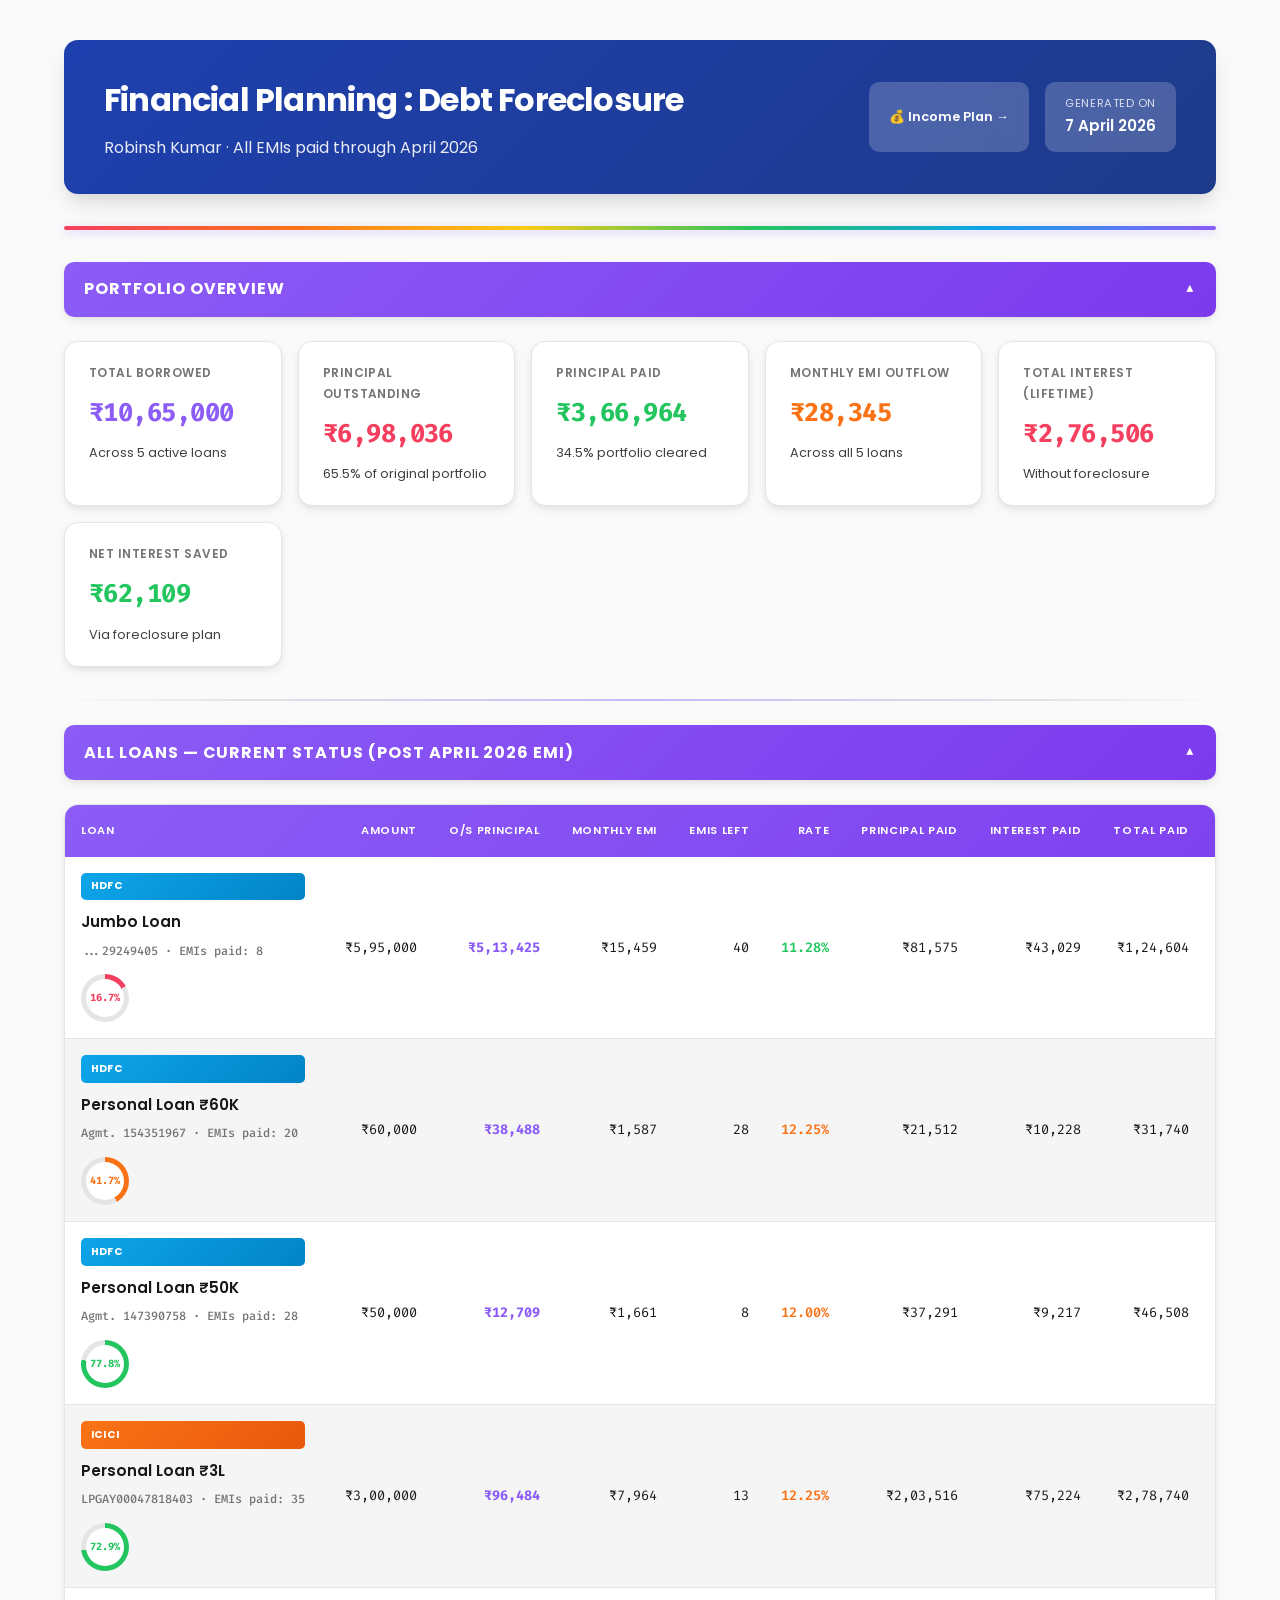
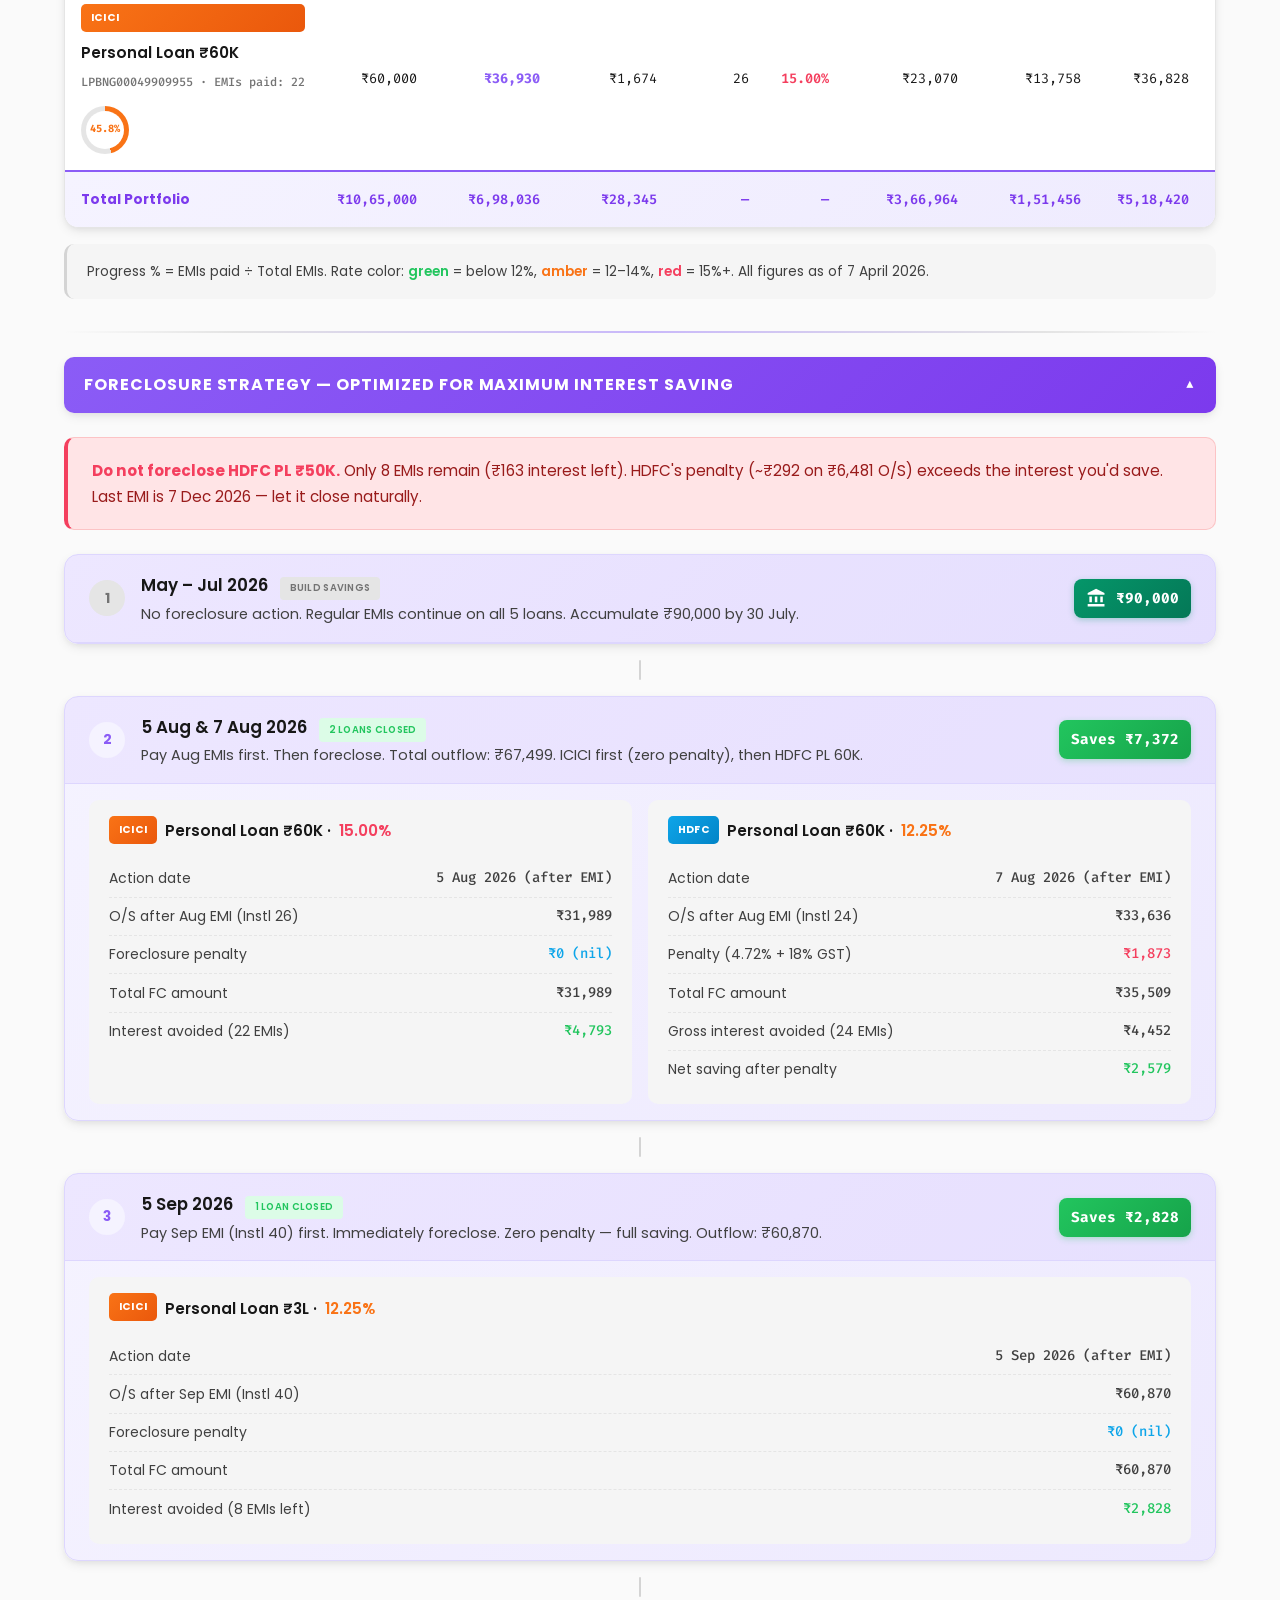
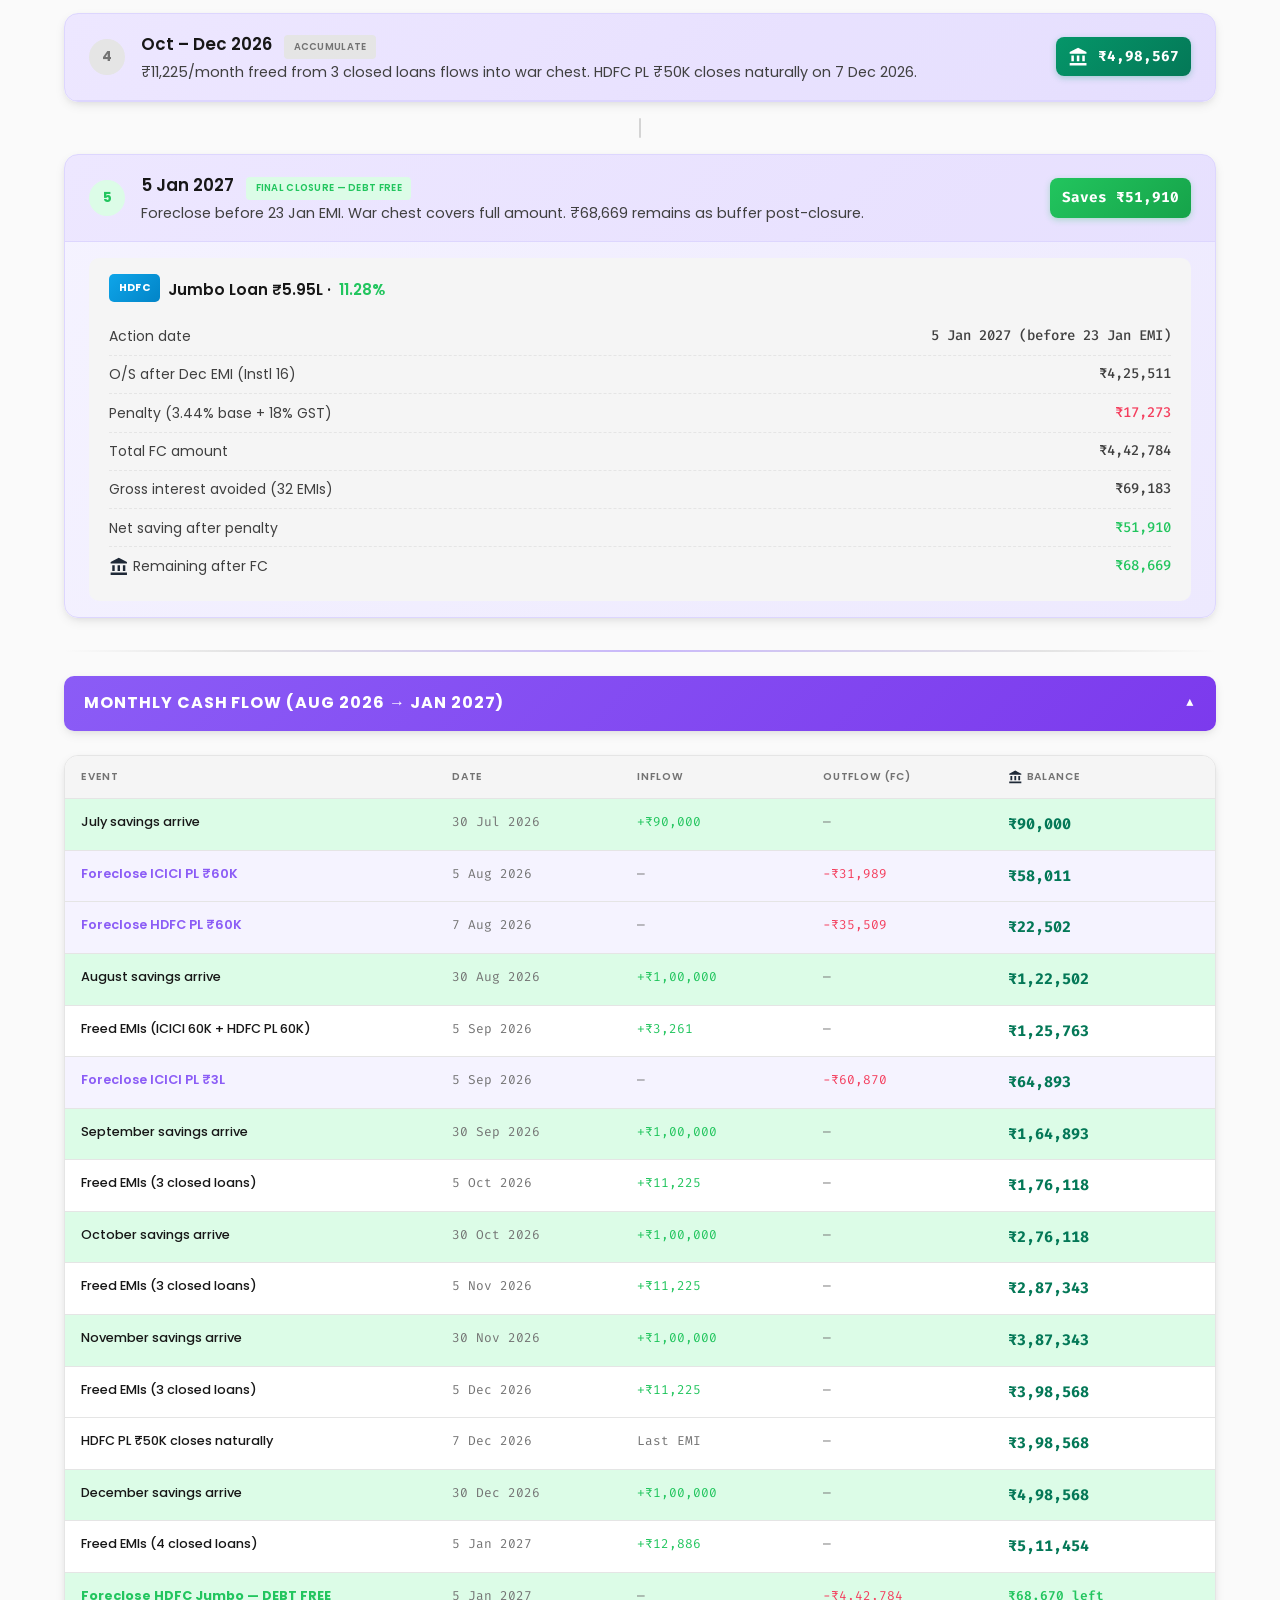
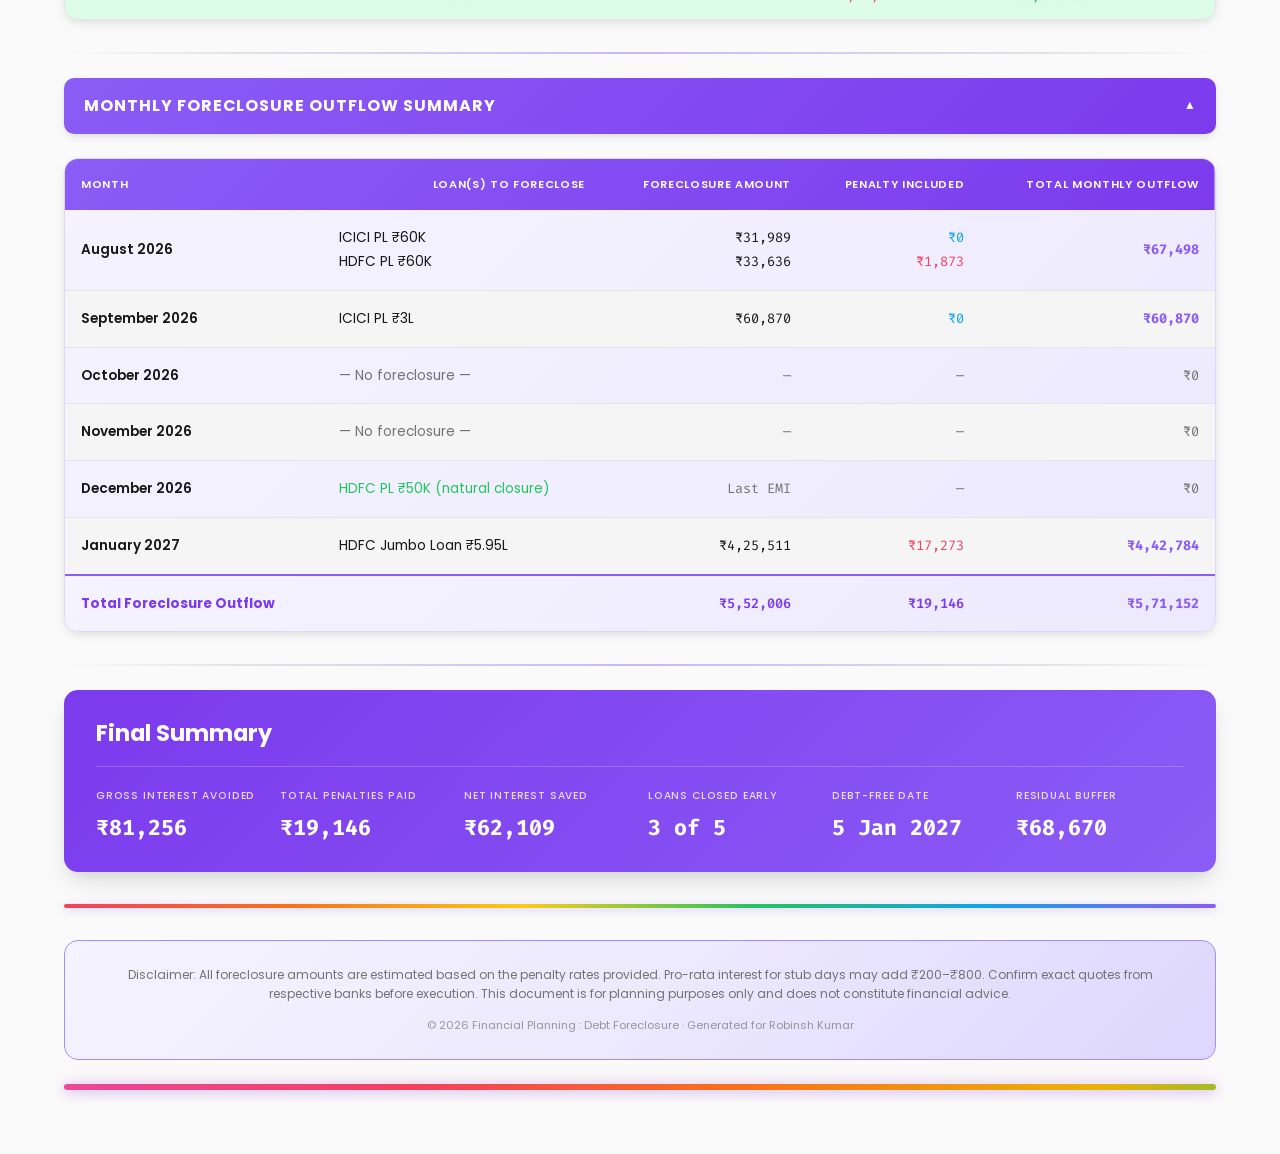
<file: index.html>
<!DOCTYPE html>
<html lang="en">
<head>
  <meta charset="UTF-8">
  <meta name="viewport" content="width=device-width, initial-scale=1.0">
  <title>Financial Planning : Debt Foreclosure — Robinsh Kumar</title>
  <link rel="preconnect" href="https://fonts.googleapis.com">
  <link rel="preconnect" href="https://fonts.gstatic.com" crossorigin>
  <link href="https://fonts.googleapis.com/css2?family=Fira+Code:wght@400;500;600&family=Poppins:wght@400;500;600;700&display=swap" rel="stylesheet">
  <link rel="stylesheet" href="index.css">
</head>
<body>
  <div class="container">

    <!-- HEADER -->
    <header class="header">
      <div class="header-content">
        <h1>Financial Planning : Debt Foreclosure</h1>
        <p class="subtitle">Robinsh Kumar · All EMIs paid through April 2026</p>
      </div>
      <div class="header-actions">
        <a href="income-plan.html" class="nav-link">💰 Income Plan →</a>
        <div class="header-badge">
          <div class="label">Generated on</div>
          <div class="date">7 April 2026</div>
        </div>
      </div>
    </header>

    <div class="header-divider"></div>

    <!-- PORTFOLIO OVERVIEW -->
    <section class="section">
      <details class="collapsible" open>
        <summary class="section-title">Portfolio Overview</summary>
        <div class="stats-grid">
        <div class="stat-card primary">
          <div class="label">Total Borrowed</div>
          <div class="value">₹10,65,000</div>
          <div class="meta">Across 5 active loans</div>
        </div>
        <div class="stat-card danger">
          <div class="label">Principal Outstanding</div>
          <div class="value">₹6,98,036</div>
          <div class="meta">65.5% of original portfolio</div>
        </div>
        <div class="stat-card success">
          <div class="label">Principal Paid</div>
          <div class="value">₹3,66,964</div>
          <div class="meta">34.5% portfolio cleared</div>
        </div>
        <div class="stat-card warning">
          <div class="label">Monthly EMI Outflow</div>
          <div class="value">₹28,345</div>
          <div class="meta">Across all 5 loans</div>
        </div>
        <div class="stat-card danger">
          <div class="label">Total Interest (Lifetime)</div>
          <div class="value">₹2,76,506</div>
          <div class="meta">Without foreclosure</div>
        </div>
        <div class="stat-card success">
          <div class="label">Net Interest Saved</div>
          <div class="value">₹62,109</div>
          <div class="meta">Via foreclosure plan</div>
        </div>
      </div>
      </details>
    </section>

    <div class="section-divider"></div>

    <!-- LOAN PORTFOLIO TABLE -->
    <section class="section">
      <details class="collapsible" open>
        <summary class="section-title">All Loans — Current Status (Post April 2026 EMI)</summary>
        <div class="table-container">
        <div class="table-scroll">
          <table>
            <thead>
              <tr>
                <th>Loan</th>
                <th>Amount</th>
                <th>O/S Principal</th>
                <th>Monthly EMI</th>
                <th>EMIs Left</th>
                <th>Rate</th>
                <th>Principal Paid</th>
                <th>Interest Paid</th>
                <th>Total Paid</th>
                <th>Total EMIs</th>
                <th>Total Interest</th>
                <th>Closure Date</th>
              </tr>
            </thead>
            <tbody>
              <tr>
                <td>
                  <div class="loan-info">
                    <span class="bank-tag hdfc">HDFC</span>
                    <span class="loan-name">Jumbo Loan</span>
                    <span class="loan-id">...29249405 · EMIs paid: 8</span>
                    <div class="progress-circle progress-low" style="--progress: 16.7%">
                      <span class="progress-value">16.7%</span>
                    </div>
                  </div>
                </td>
                <td>₹5,95,000</td>
                <td class="highlight">₹5,13,425</td>
                <td>₹15,459</td>
                <td>40</td>
                <td class="rate-low">11.28%</td>
                <td>₹81,575</td>
                <td>₹43,029</td>
                <td>₹1,24,604</td>
                <td>48</td>
                <td class="rate-high">₹1,47,970</td>
                <td>23 Aug 2029</td>
              </tr>
              <tr>
                <td>
                  <div class="loan-info">
                    <span class="bank-tag hdfc">HDFC</span>
                    <span class="loan-name">Personal Loan ₹60K</span>
                    <span class="loan-id">Agmt. 154351967 · EMIs paid: 20</span>
                    <div class="progress-circle progress-mid" style="--progress: 41.7%">
                      <span class="progress-value">41.7%</span>
                    </div>
                  </div>
                </td>
                <td>₹60,000</td>
                <td class="highlight">₹38,488</td>
                <td>₹1,587</td>
                <td>28</td>
                <td class="rate-mid">12.25%</td>
                <td>₹21,512</td>
                <td>₹10,228</td>
                <td>₹31,740</td>
                <td>48</td>
                <td class="rate-high">₹16,176</td>
                <td>07 Aug 2028</td>
              </tr>
              <tr>
                <td>
                  <div class="loan-info">
                    <span class="bank-tag hdfc">HDFC</span>
                    <span class="loan-name">Personal Loan ₹50K</span>
                    <span class="loan-id">Agmt. 147390758 · EMIs paid: 28</span>
                    <div class="progress-circle progress-high" style="--progress: 77.8%">
                      <span class="progress-value">77.8%</span>
                    </div>
                  </div>
                </td>
                <td>₹50,000</td>
                <td class="highlight">₹12,709</td>
                <td>₹1,661</td>
                <td>8</td>
                <td class="rate-mid">12.00%</td>
                <td>₹37,291</td>
                <td>₹9,217</td>
                <td>₹46,508</td>
                <td>36</td>
                <td class="rate-mid">₹9,796</td>
                <td>07 Dec 2026</td>
              </tr>
              <tr>
                <td>
                  <div class="loan-info">
                    <span class="bank-tag icici">ICICI</span>
                    <span class="loan-name">Personal Loan ₹3L</span>
                    <span class="loan-id">LPGAY00047818403 · EMIs paid: 35</span>
                    <div class="progress-circle progress-high" style="--progress: 72.9%">
                      <span class="progress-value">72.9%</span>
                    </div>
                  </div>
                </td>
                <td>₹3,00,000</td>
                <td class="highlight">₹96,484</td>
                <td>₹7,964</td>
                <td>13</td>
                <td class="rate-mid">12.25%</td>
                <td>₹2,03,516</td>
                <td>₹75,224</td>
                <td>₹2,78,740</td>
                <td>48</td>
                <td class="rate-high">₹82,258</td>
                <td>05 May 2027</td>
              </tr>
              <tr>
                <td>
                  <div class="loan-info">
                    <span class="bank-tag icici">ICICI</span>
                    <span class="loan-name">Personal Loan ₹60K</span>
                    <span class="loan-id">LPBNG00049909955 · EMIs paid: 22</span>
                    <div class="progress-circle progress-mid" style="--progress: 45.8%">
                      <span class="progress-value">45.8%</span>
                    </div>
                  </div>
                </td>
                <td>₹60,000</td>
                <td class="highlight">₹36,930</td>
                <td>₹1,674</td>
                <td>26</td>
                <td class="rate-high">15.00%</td>
                <td>₹23,070</td>
                <td>₹13,758</td>
                <td>₹36,828</td>
                <td>48</td>
                <td class="rate-high">₹20,306</td>
                <td>05 Jun 2028</td>
              </tr>
              <tr class="tr-total">
                <td><strong>Total Portfolio</strong></td>
                <td>₹10,65,000</td>
                <td>₹6,98,036</td>
                <td>₹28,345</td>
                <td>—</td>
                <td>—</td>
                <td>₹3,66,964</td>
                <td>₹1,51,456</td>
                <td>₹5,18,420</td>
                <td>—</td>
                <td class="rate-high">₹2,76,506</td>
                <td>—</td>
              </tr>
            </tbody>
          </table>
        </div>
      </div>
      <div class="note">
        Progress % = EMIs paid ÷ Total EMIs. Rate color: <span class="rate-low">green</span> = below 12%, <span class="rate-mid">amber</span> = 12–14%, <span class="rate-high">red</span> = 15%+. All figures as of 7 April 2026.
      </div>
      </details>
    </section>

    <div class="section-divider"></div>

    <!-- FORECLOSURE PLAN -->
    <section class="section">
      <details class="collapsible" open>
        <summary class="section-title">Foreclosure Strategy — Optimized for Maximum Interest Saving</summary>

        <div class="alert">
        <strong>Do not foreclose HDFC PL ₹50K.</strong> Only 8 EMIs remain (₹163 interest left). HDFC's penalty (~₹292 on ₹6,481 O/S) exceeds the interest you'd save. Last EMI is 7 Dec 2026 — let it close naturally.
      </div>

      <div class="timeline">

        <!-- PHASE 1 -->
        <div class="timeline-card">
          <div class="timeline-header">
            <div class="step-badge hold">1</div>
            <div>
              <div class="timeline-title">May – Jul 2026 <span class="tag hold">Build savings</span></div>
              <div class="timeline-subtitle">No foreclosure action. Regular EMIs continue on all 5 loans. Accumulate ₹90,000 by 30 July.</div>
            </div>
            <div class="timeline-saving muted"><svg class="bank-icon" viewBox="0 0 24 24" fill="currentColor"><path d="M4 10h3v7H4zm6.5 0h3v7h-3zM2 19h20v3H2zm15-9h3v7h-3zm-5-9L2 6v2h20V6z"/></svg>₹90,000</div>
          </div>
        </div>

        <div class="connector"></div>

        <!-- PHASE 2 -->
        <div class="timeline-card">
          <div class="timeline-header">
            <div class="step-badge active">2</div>
            <div>
              <div class="timeline-title">5 Aug & 7 Aug 2026 <span class="tag closed">2 loans closed</span></div>
              <div class="timeline-subtitle">Pay Aug EMIs first. Then foreclose. Total outflow: ₹67,499. ICICI first (zero penalty), then HDFC PL 60K.</div>
            </div>
            <div class="timeline-saving">Saves ₹7,372</div>
          </div>
          <div class="timeline-body">
            <div class="loan-detail-card">
              <div class="title"><span class="bank-tag icici">ICICI</span> Personal Loan ₹60K · <span class="rate-high">15.00%</span></div>
              <div class="row"><span>Action date</span><span>5 Aug 2026 (after EMI)</span></div>
              <div class="row"><span>O/S after Aug EMI (Instl 26)</span><span>₹31,989</span></div>
              <div class="row"><span>Foreclosure penalty</span><span class="val-zero">₹0 (nil)</span></div>
              <div class="row"><span>Total FC amount</span><span>₹31,989</span></div>
              <div class="row"><span>Interest avoided (22 EMIs)</span><span class="val-save">₹4,793</span></div>
            </div>
            <div class="loan-detail-card">
              <div class="title"><span class="bank-tag hdfc">HDFC</span> Personal Loan ₹60K · <span class="rate-mid">12.25%</span></div>
              <div class="row"><span>Action date</span><span>7 Aug 2026 (after EMI)</span></div>
              <div class="row"><span>O/S after Aug EMI (Instl 24)</span><span>₹33,636</span></div>
              <div class="row"><span>Penalty (4.72% + 18% GST)</span><span class="val-penalty">₹1,873</span></div>
              <div class="row"><span>Total FC amount</span><span>₹35,509</span></div>
              <div class="row"><span>Gross interest avoided (24 EMIs)</span><span>₹4,452</span></div>
              <div class="row"><span>Net saving after penalty</span><span class="val-save">₹2,579</span></div>
            </div>
          </div>
        </div>

        <div class="connector"></div>

        <!-- PHASE 3 -->
        <div class="timeline-card">
          <div class="timeline-header">
            <div class="step-badge active">3</div>
            <div>
              <div class="timeline-title">5 Sep 2026 <span class="tag closed">1 loan closed</span></div>
              <div class="timeline-subtitle">Pay Sep EMI (Instl 40) first. Immediately foreclose. Zero penalty — full saving. Outflow: ₹60,870.</div>
            </div>
            <div class="timeline-saving">Saves ₹2,828</div>
          </div>
          <div class="timeline-body">
            <div class="loan-detail-card">
              <div class="title"><span class="bank-tag icici">ICICI</span> Personal Loan ₹3L · <span class="rate-mid">12.25%</span></div>
              <div class="row"><span>Action date</span><span>5 Sep 2026 (after EMI)</span></div>
              <div class="row"><span>O/S after Sep EMI (Instl 40)</span><span>₹60,870</span></div>
              <div class="row"><span>Foreclosure penalty</span><span class="val-zero">₹0 (nil)</span></div>
              <div class="row"><span>Total FC amount</span><span>₹60,870</span></div>
              <div class="row"><span>Interest avoided (8 EMIs left)</span><span class="val-save">₹2,828</span></div>
            </div>
          </div>
        </div>

        <div class="connector"></div>

        <!-- PHASE 4 -->
        <div class="timeline-card">
          <div class="timeline-header">
            <div class="step-badge hold">4</div>
            <div>
              <div class="timeline-title">Oct – Dec 2026 <span class="tag hold">Accumulate</span></div>
              <div class="timeline-subtitle">₹11,225/month freed from 3 closed loans flows into war chest. HDFC PL ₹50K closes naturally on 7 Dec 2026.</div>
            </div>
            <div class="timeline-saving muted"><svg class="bank-icon" viewBox="0 0 24 24" fill="currentColor"><path d="M4 10h3v7H4zm6.5 0h3v7h-3zM2 19h20v3H2zm15-9h3v7h-3zm-5-9L2 6v2h20V6z"/></svg>₹4,98,567</div>
          </div>
        </div>

        <div class="connector"></div>

        <!-- PHASE 5 -->
        <div class="timeline-card">
          <div class="timeline-header">
            <div class="step-badge final">5</div>
            <div>
              <div class="timeline-title">5 Jan 2027 <span class="tag closed">Final closure — Debt Free</span></div>
              <div class="timeline-subtitle">Foreclose before 23 Jan EMI. War chest covers full amount. ₹68,669 remains as buffer post-closure.</div>
            </div>
            <div class="timeline-saving">Saves ₹51,910</div>
          </div>
          <div class="timeline-body">
            <div class="loan-detail-card">
              <div class="title"><span class="bank-tag hdfc">HDFC</span> Jumbo Loan ₹5.95L · <span class="rate-low">11.28%</span></div>
              <div class="row"><span>Action date</span><span>5 Jan 2027 (before 23 Jan EMI)</span></div>
              <div class="row"><span>O/S after Dec EMI (Instl 16)</span><span>₹4,25,511</span></div>
              <div class="row"><span>Penalty (3.44% base + 18% GST)</span><span class="val-penalty">₹17,273</span></div>
              <div class="row"><span>Total FC amount</span><span>₹4,42,784</span></div>
              <div class="row"><span>Gross interest avoided (32 EMIs)</span><span>₹69,183</span></div>
              <div class="row"><span>Net saving after penalty</span><span class="val-save">₹51,910</span></div>
              <div class="row"><span><svg class="bank-icon" viewBox="0 0 24 24" fill="currentColor"><path d="M4 10h3v7H4zm6.5 0h3v7h-3zM2 19h20v3H2zm15-9h3v7h-3zm-5-9L2 6v2h20V6z"/></svg>Remaining after FC</span><span class="val-save">₹68,669</span></div>
            </div>
          </div>
        </div>

      </div>
      </details>
    </section>

    <div class="section-divider"></div>

    <!-- MONTHLY CASH FLOW -->
    <section class="section">
      <details class="collapsible" open>
        <summary class="section-title">Monthly Cash Flow (Aug 2026 → Jan 2027)</summary>
        <div class="cf-grid">
        <div class="cf-header">
          <div>Event</div>
          <div>Date</div>
          <div>Inflow</div>
          <div>Outflow (FC)</div>
          <div><svg class="bank-icon" viewBox="0 0 24 24" fill="currentColor"><path d="M4 10h3v7H4zm6.5 0h3v7h-3zM2 19h20v3H2zm15-9h3v7h-3zm-5-9L2 6v2h20V6z"/></svg>Balance</div>
        </div>

        <div class="cf-row savings">
          <div>July savings arrive</div>
          <div class="cf-muted">30 Jul 2026</div>
          <div class="cf-inflow">+₹90,000</div>
          <div class="cf-muted">—</div>
          <div class="cf-balance">₹90,000</div>
        </div>

        <div class="cf-row action">
          <div>Foreclose ICICI PL ₹60K</div>
          <div class="cf-muted">5 Aug 2026</div>
          <div class="cf-muted">—</div>
          <div class="cf-outflow">−₹31,989</div>
          <div class="cf-balance">₹58,011</div>
        </div>

        <div class="cf-row action">
          <div>Foreclose HDFC PL ₹60K</div>
          <div class="cf-muted">7 Aug 2026</div>
          <div class="cf-muted">—</div>
          <div class="cf-outflow">−₹35,509</div>
          <div class="cf-balance">₹22,502</div>
        </div>

        <div class="cf-row savings">
          <div>August savings arrive</div>
          <div class="cf-muted">30 Aug 2026</div>
          <div class="cf-inflow">+₹1,00,000</div>
          <div class="cf-muted">—</div>
          <div class="cf-balance">₹1,22,502</div>
        </div>

        <div class="cf-row">
          <div>Freed EMIs (ICICI 60K + HDFC PL 60K)</div>
          <div class="cf-muted">5 Sep 2026</div>
          <div class="cf-inflow">+₹3,261</div>
          <div class="cf-muted">—</div>
          <div class="cf-balance">₹1,25,763</div>
        </div>

        <div class="cf-row action">
          <div>Foreclose ICICI PL ₹3L</div>
          <div class="cf-muted">5 Sep 2026</div>
          <div class="cf-muted">—</div>
          <div class="cf-outflow">−₹60,870</div>
          <div class="cf-balance">₹64,893</div>
        </div>

        <div class="cf-row savings">
          <div>September savings arrive</div>
          <div class="cf-muted">30 Sep 2026</div>
          <div class="cf-inflow">+₹1,00,000</div>
          <div class="cf-muted">—</div>
          <div class="cf-balance">₹1,64,893</div>
        </div>

        <div class="cf-row">
          <div>Freed EMIs (3 closed loans)</div>
          <div class="cf-muted">5 Oct 2026</div>
          <div class="cf-inflow">+₹11,225</div>
          <div class="cf-muted">—</div>
          <div class="cf-balance">₹1,76,118</div>
        </div>

        <div class="cf-row savings">
          <div>October savings arrive</div>
          <div class="cf-muted">30 Oct 2026</div>
          <div class="cf-inflow">+₹1,00,000</div>
          <div class="cf-muted">—</div>
          <div class="cf-balance">₹2,76,118</div>
        </div>

        <div class="cf-row">
          <div>Freed EMIs (3 closed loans)</div>
          <div class="cf-muted">5 Nov 2026</div>
          <div class="cf-inflow">+₹11,225</div>
          <div class="cf-muted">—</div>
          <div class="cf-balance">₹2,87,343</div>
        </div>

        <div class="cf-row savings">
          <div>November savings arrive</div>
          <div class="cf-muted">30 Nov 2026</div>
          <div class="cf-inflow">+₹1,00,000</div>
          <div class="cf-muted">—</div>
          <div class="cf-balance">₹3,87,343</div>
        </div>

        <div class="cf-row">
          <div>Freed EMIs (3 closed loans)</div>
          <div class="cf-muted">5 Dec 2026</div>
          <div class="cf-inflow">+₹11,225</div>
          <div class="cf-muted">—</div>
          <div class="cf-balance">₹3,98,568</div>
        </div>

        <div class="cf-row">
          <div>HDFC PL ₹50K closes naturally</div>
          <div class="cf-muted">7 Dec 2026</div>
          <div class="cf-muted">Last EMI</div>
          <div class="cf-muted">—</div>
          <div class="cf-balance">₹3,98,568</div>
        </div>

        <div class="cf-row savings">
          <div>December savings arrive</div>
          <div class="cf-muted">30 Dec 2026</div>
          <div class="cf-inflow">+₹1,00,000</div>
          <div class="cf-muted">—</div>
          <div class="cf-balance">₹4,98,568</div>
        </div>

        <div class="cf-row">
          <div>Freed EMIs (4 closed loans)</div>
          <div class="cf-muted">5 Jan 2027</div>
          <div class="cf-inflow">+₹12,886</div>
          <div class="cf-muted">—</div>
          <div class="cf-balance">₹5,11,454</div>
        </div>

        <div class="cf-row final">
          <div>Foreclose HDFC Jumbo — DEBT FREE</div>
          <div class="cf-muted">5 Jan 2027</div>
          <div class="cf-muted">—</div>
          <div class="cf-outflow">−₹4,42,784</div>
          <div class="val-save">₹68,670 left</div>
        </div>

      </div>
      </details>
    </section>

    <div class="section-divider"></div>

    <!-- MONTHLY FORECLOSURE OUTFLOW TABLE -->
    <section class="section">
      <details class="collapsible" open>
        <summary class="section-title">Monthly Foreclosure Outflow Summary</summary>
        <div class="table-container purple-theme">
        <div class="table-scroll">
          <table style="min-width: 700px;">
            <thead>
              <tr>
                <th style="text-align:left;">Month</th>
                <th>Loan(s) to Foreclose</th>
                <th>Foreclosure Amount</th>
                <th>Penalty Included</th>
                <th>Total Monthly Outflow</th>
              </tr>
            </thead>
            <tbody>
              <tr>
                <td style="font-family: 'Poppins', sans-serif; font-weight:600;">August 2026</td>
                <td style="text-align:left; font-family: 'Poppins', sans-serif;">
                  <div>ICICI PL ₹60K</div>
                  <div>HDFC PL ₹60K</div>
                </td>
                <td>
                  <div>₹31,989</div>
                  <div>₹33,636</div>
                </td>
                <td>
                  <div class="val-zero">₹0</div>
                  <div class="val-penalty">₹1,873</div>
                </td>
                <td class="highlight" style="font-weight:700;">₹67,498</td>
              </tr>
              <tr>
                <td style="font-family: 'Poppins', sans-serif; font-weight:600;">September 2026</td>
                <td style="text-align:left; font-family: 'Poppins', sans-serif;">ICICI PL ₹3L</td>
                <td>₹60,870</td>
                <td class="val-zero">₹0</td>
                <td class="highlight" style="font-weight:700;">₹60,870</td>
              </tr>
              <tr>
                <td style="font-family: 'Poppins', sans-serif; font-weight:600;">October 2026</td>
                <td style="text-align:left; font-family: 'Poppins', sans-serif; color: var(--text-muted);">— No foreclosure —</td>
                <td class="cf-muted">—</td>
                <td class="cf-muted">—</td>
                <td class="cf-muted">₹0</td>
              </tr>
              <tr>
                <td style="font-family: 'Poppins', sans-serif; font-weight:600;">November 2026</td>
                <td style="text-align:left; font-family: 'Poppins', sans-serif; color: var(--text-muted);">— No foreclosure —</td>
                <td class="cf-muted">—</td>
                <td class="cf-muted">—</td>
                <td class="cf-muted">₹0</td>
              </tr>
              <tr>
                <td style="font-family: 'Poppins', sans-serif; font-weight:600;">December 2026</td>
                <td style="text-align:left; font-family: 'Poppins', sans-serif; color: var(--success);">HDFC PL ₹50K (natural closure)</td>
                <td class="cf-muted">Last EMI</td>
                <td class="cf-muted">—</td>
                <td class="cf-muted">₹0</td>
              </tr>
              <tr>
                <td style="font-family: 'Poppins', sans-serif; font-weight:600;">January 2027</td>
                <td style="text-align:left; font-family: 'Poppins', sans-serif;">HDFC Jumbo Loan ₹5.95L</td>
                <td>₹4,25,511</td>
                <td class="val-penalty">₹17,273</td>
                <td class="highlight" style="font-weight:700;">₹4,42,784</td>
              </tr>
              <tr class="tr-total">
                <td style="font-family: 'Poppins', sans-serif;"><strong>Total Foreclosure Outflow</strong></td>
                <td></td>
                <td>₹5,52,006</td>
                <td class="val-penalty">₹19,146</td>
                <td style="color: var(--primary); font-weight:700;">₹5,71,152</td>
              </tr>
            </tbody>
          </table>
        </div>
      </div>
      </details>
    </section>

    <div class="section-divider"></div>

    <!-- SUMMARY -->
    <section class="section">
      <div class="summary-card">
        <h2 class="summary-title">Final Summary</h2>
        <div class="summary-grid">
        <div class="summary-item">
          <div class="label">Gross Interest Avoided</div>
          <div class="value">₹81,256</div>
        </div>
        <div class="summary-item">
          <div class="label">Total Penalties Paid</div>
          <div class="value">₹19,146</div>
        </div>
        <div class="summary-item">
          <div class="label">Net Interest Saved</div>
          <div class="value">₹62,109</div>
        </div>
        <div class="summary-item">
          <div class="label">Loans Closed Early</div>
          <div class="value">3 of 5</div>
        </div>
        <div class="summary-item">
          <div class="label">Debt-Free Date</div>
          <div class="value">5 Jan 2027</div>
        </div>
        <div class="summary-item">
          <div class="label">Residual Buffer</div>
          <div class="value">₹68,670</div>
        </div>
      </div>
    </div>
    </section>

    <div class="header-divider"></div>

    <!-- FOOTER -->
    <footer class="footer">
      <p class="disclaimer">Disclaimer: All foreclosure amounts are estimated based on the penalty rates provided. Pro-rata interest for stub days may add ₹200–₹800. Confirm exact quotes from respective banks before execution. This document is for planning purposes only and does not constitute financial advice.</p>
      <p class="copyright">© 2026 Financial Planning : Debt Foreclosure · Generated for Robinsh Kumar</p>
    </footer>

    <div class="footer-rainbow"></div>

  </div>
</body>
</html>
</file>
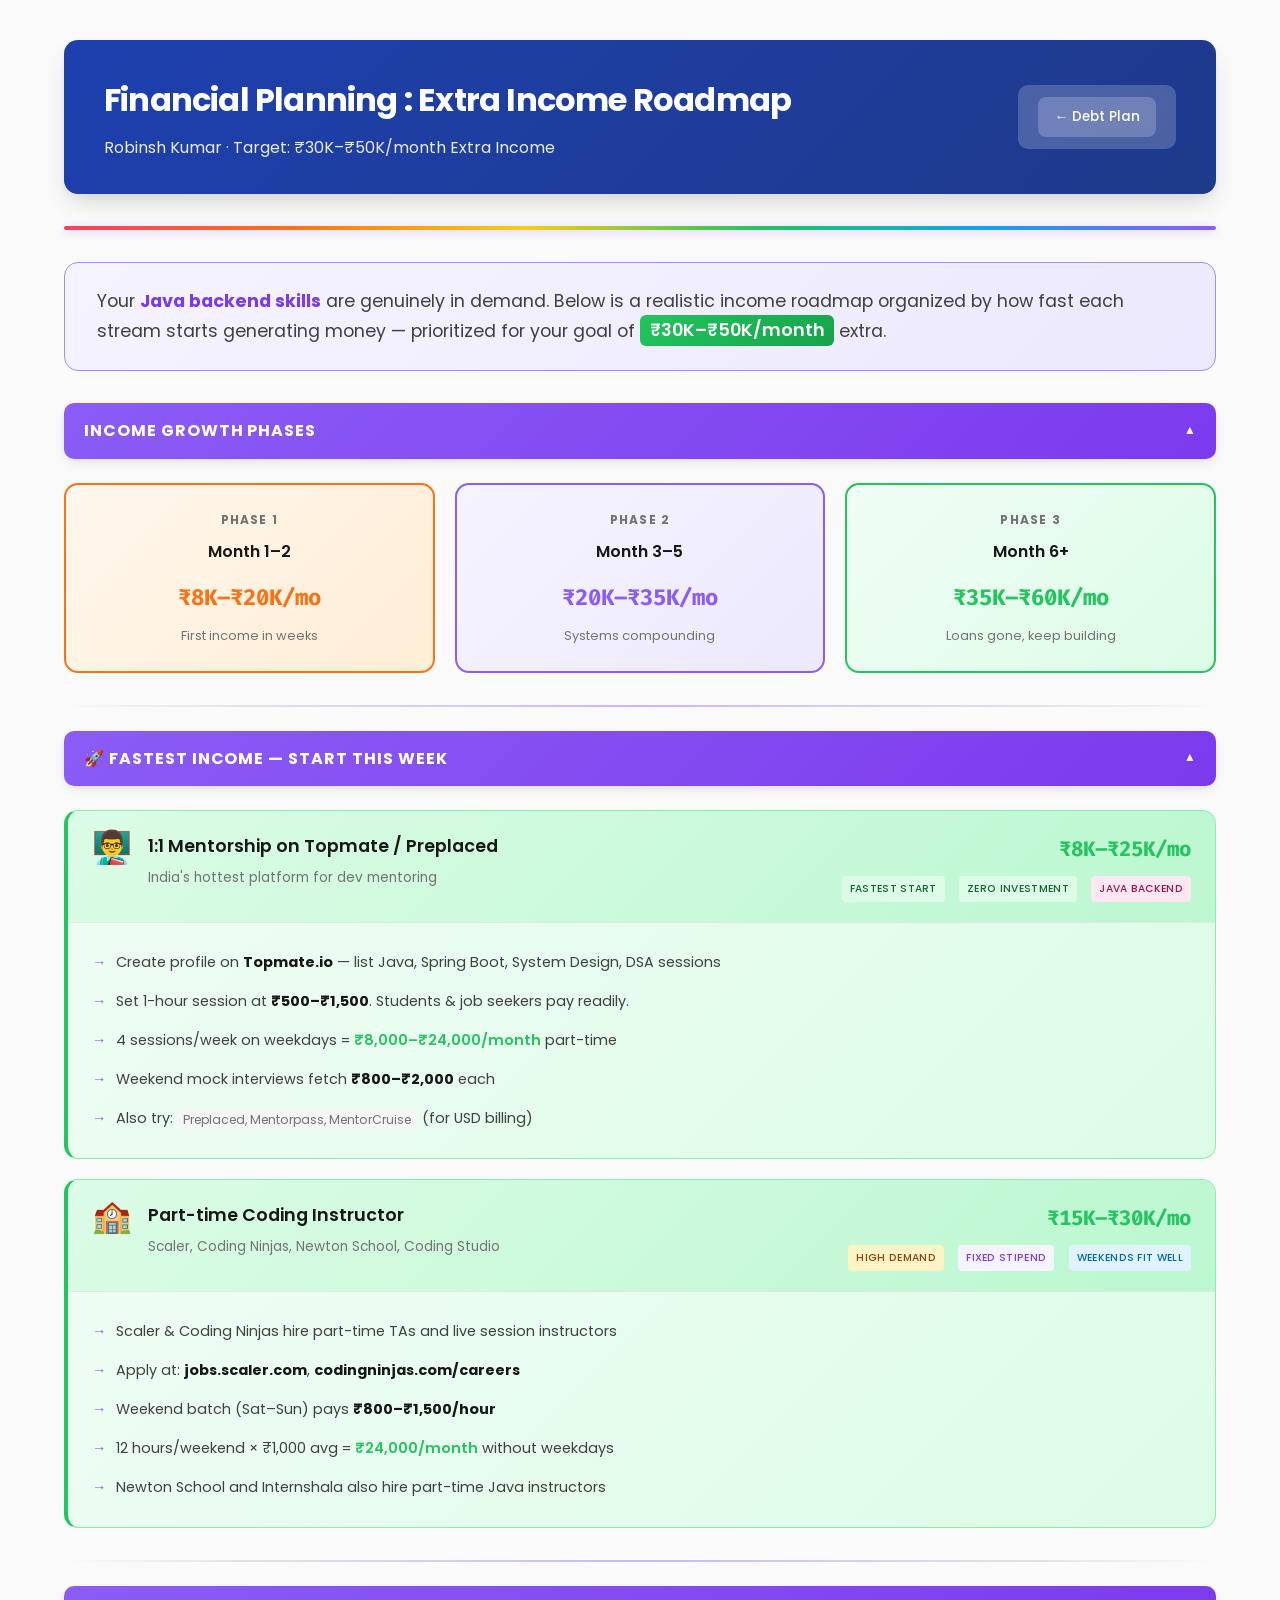
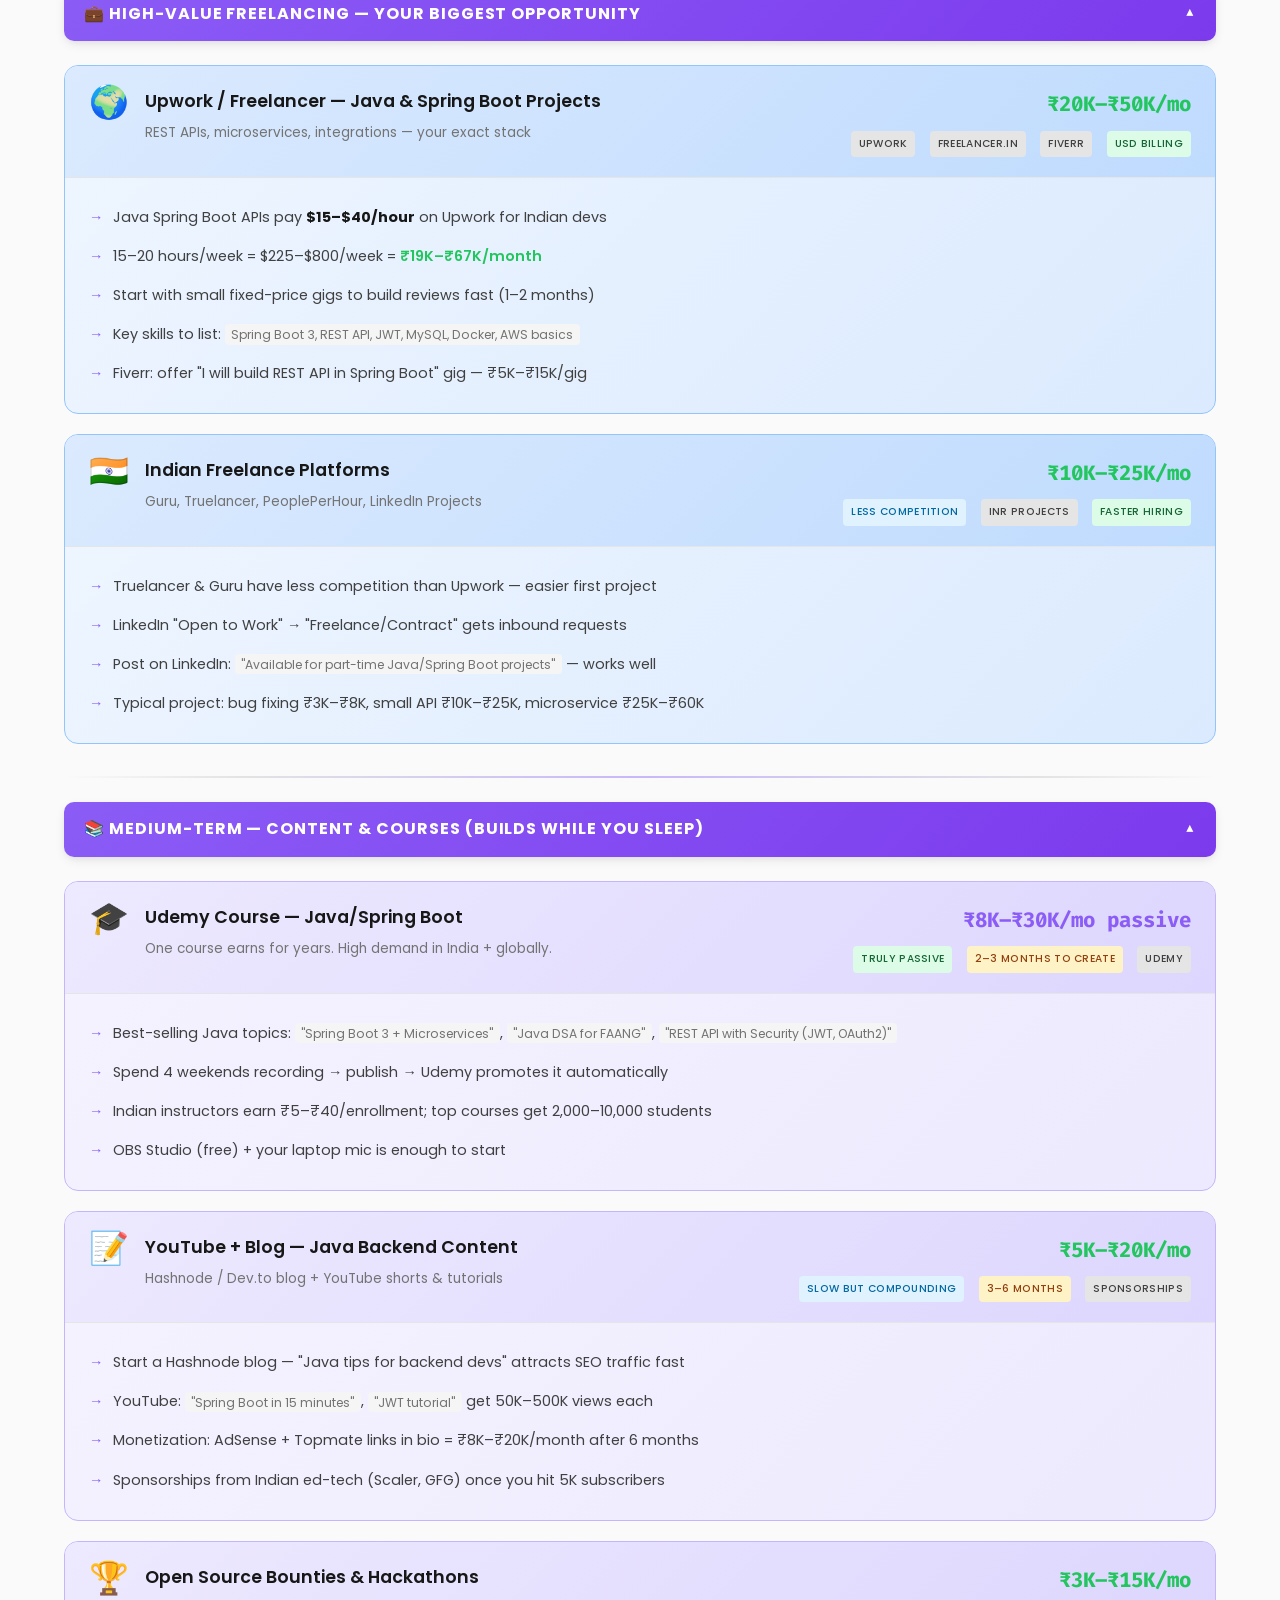
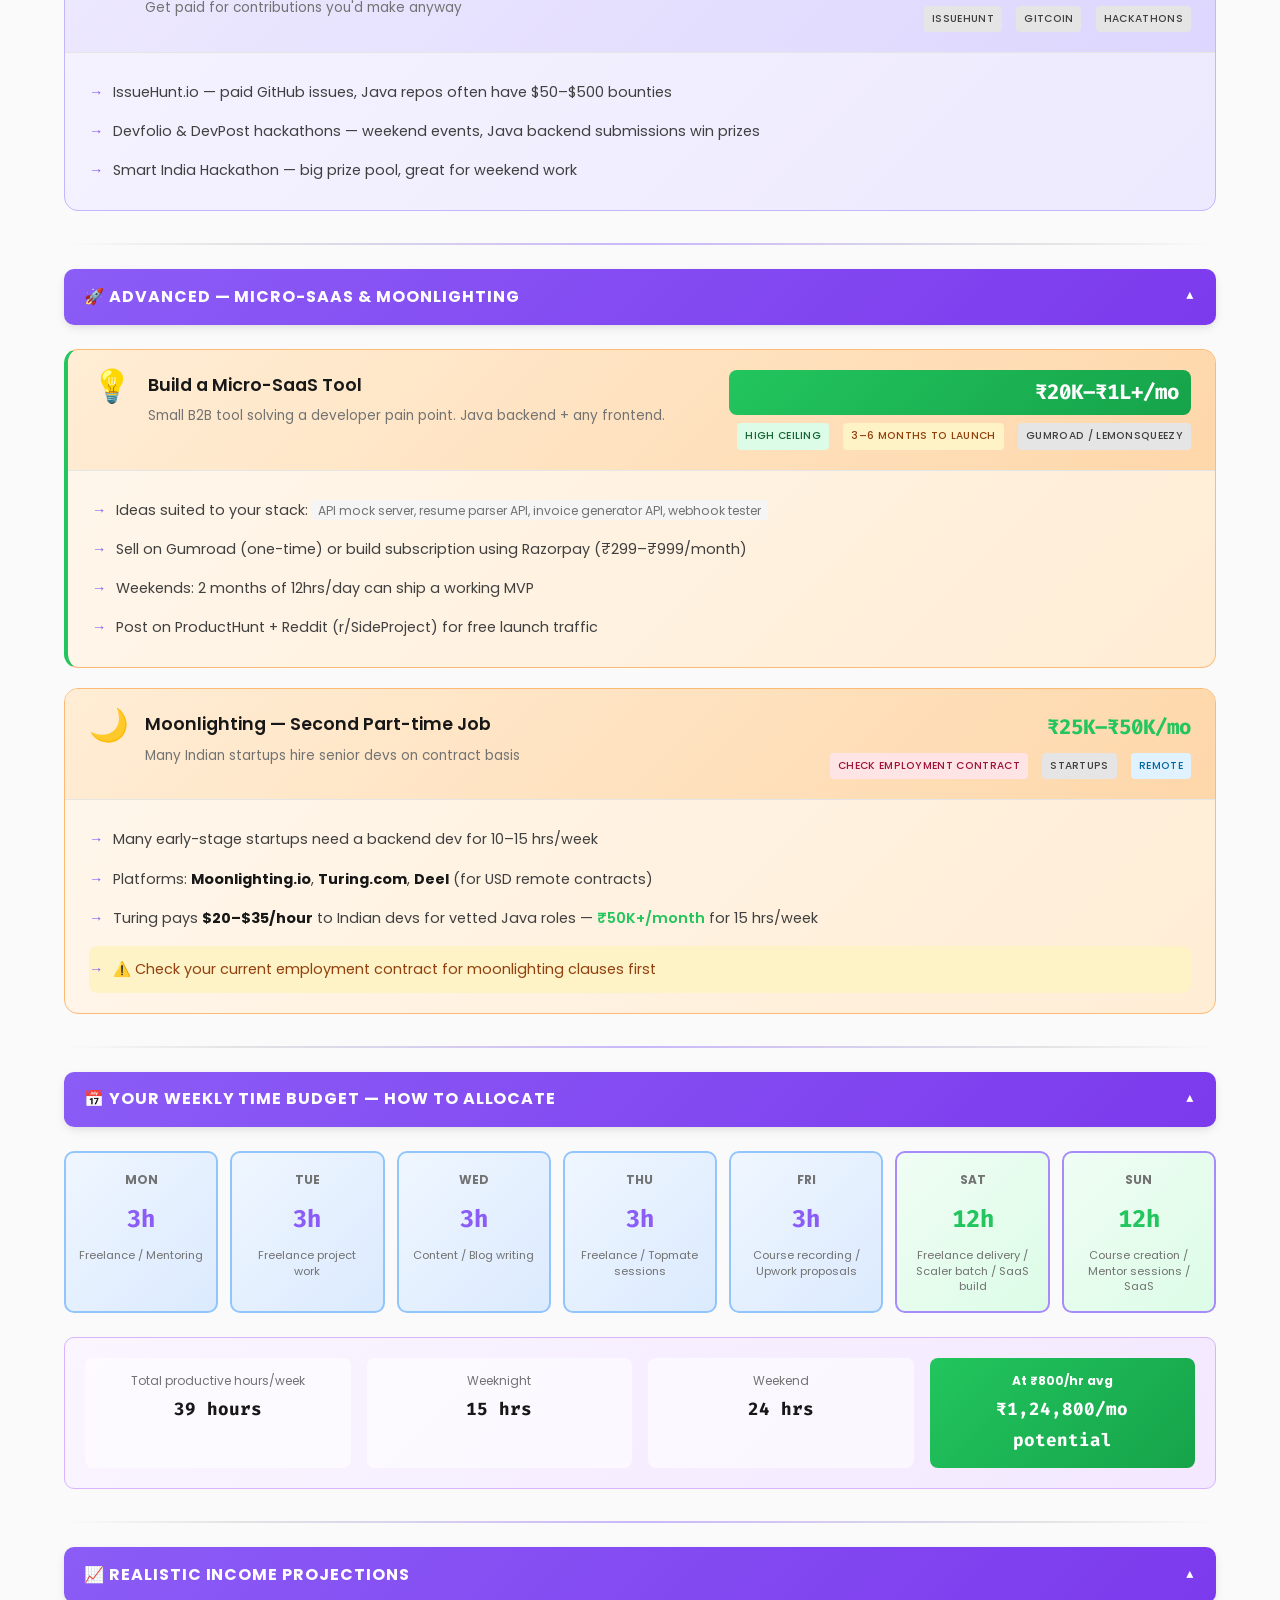
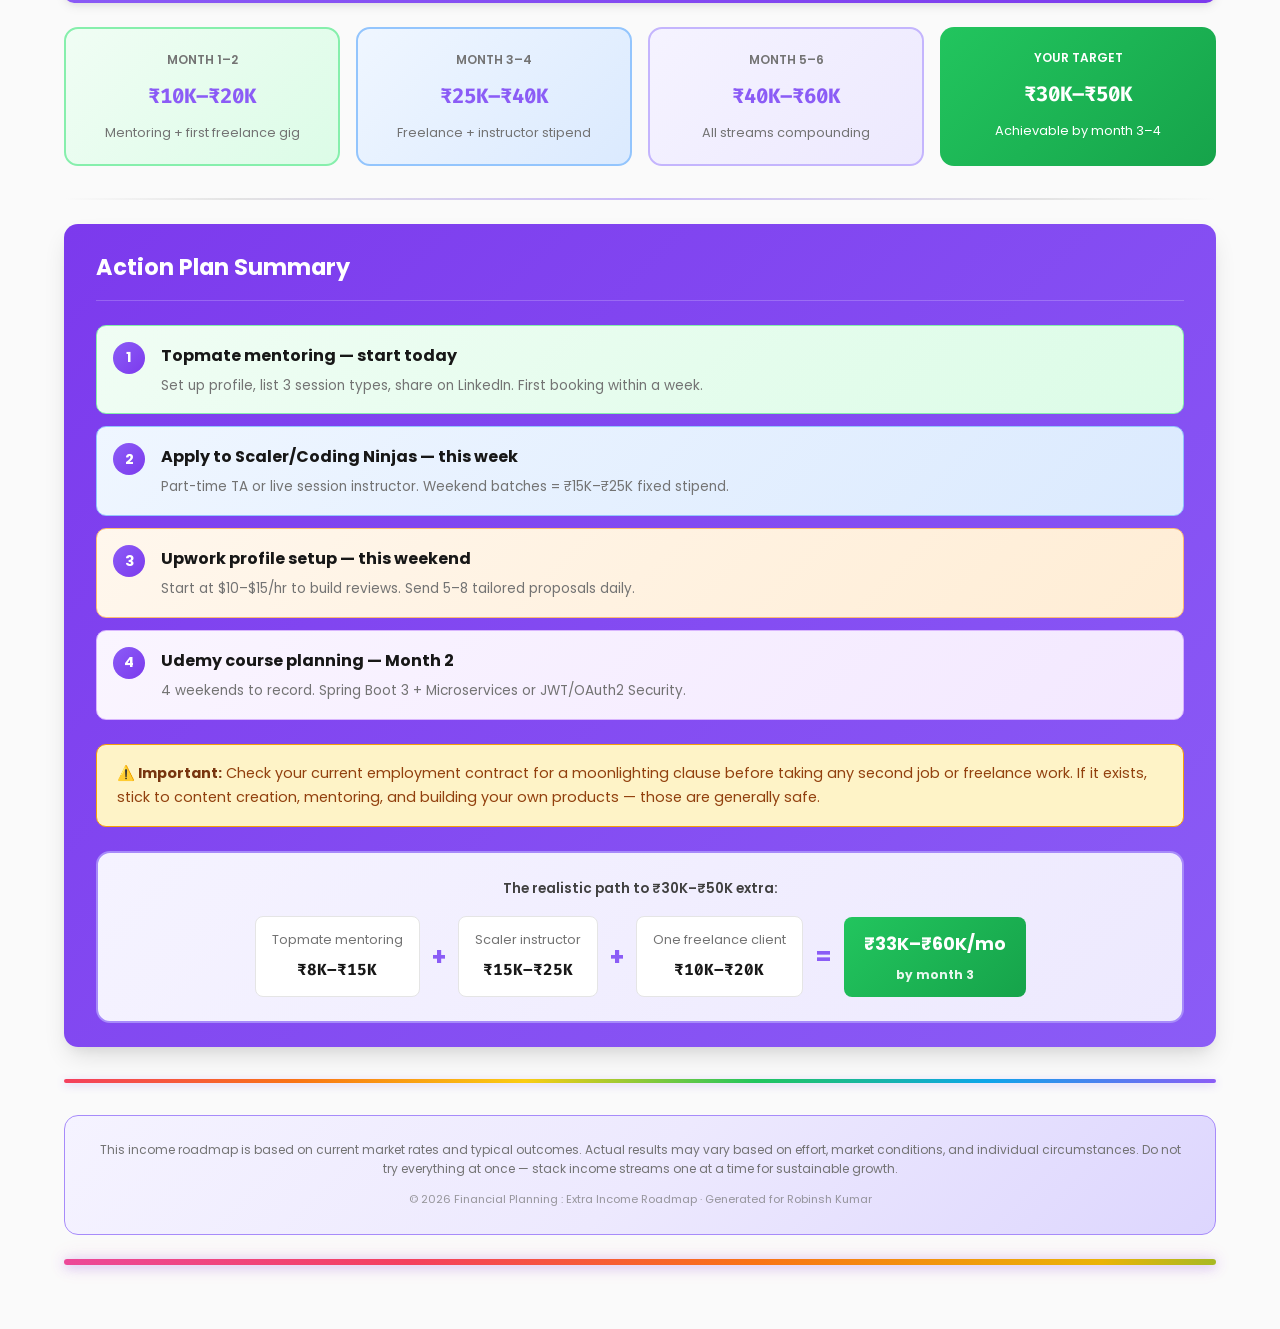
<file: income-plan.html>
<!DOCTYPE html>
<html lang="en">
<head>
  <meta charset="UTF-8">
  <meta name="viewport" content="width=device-width, initial-scale=1.0">
  <title>Financial Planning : Extra Income Roadmap — Robinsh Kumar</title>
  <link rel="preconnect" href="https://fonts.googleapis.com">
  <link rel="preconnect" href="https://fonts.gstatic.com" crossorigin>
  <link href="https://fonts.googleapis.com/css2?family=Fira+Code:wght@400;500;600&family=Poppins:wght@400;500;600;700&display=swap" rel="stylesheet">
  <link rel="stylesheet" href="index.css">
  <link rel="stylesheet" href="income-plan.css">
</head>
<body>
  <div class="container">

    <!-- HEADER -->
    <header class="header">
      <div class="header-content">
        <h1>Financial Planning : Extra Income Roadmap</h1>
        <p class="subtitle">Robinsh Kumar · Target: ₹30K–₹50K/month Extra Income</p>
      </div>
      <div class="header-badge">
        <a href="index.html" class="back-link">← Debt Plan</a>
      </div>
    </header>

    <div class="header-divider"></div>

    <!-- INTRO -->
    <section class="section">
      <div class="intro-card">
        <p class="intro-text">Your <strong>Java backend skills</strong> are genuinely in demand. Below is a realistic income roadmap organized by how fast each stream starts generating money — prioritized for your goal of <span class="highlight-amount">₹30K–₹50K/month</span> extra.</p>
      </div>
    </section>

    <!-- PHASE OVERVIEW -->
    <section class="section">
      <details class="collapsible" open>
        <summary class="section-title">Income Growth Phases</summary>
        <div class="phase-grid">
          <div class="phase-card phase-1">
            <div class="phase-header">Phase 1</div>
            <div class="phase-period">Month 1–2</div>
            <div class="phase-amount">₹8K–₹20K/mo</div>
            <div class="phase-desc">First income in weeks</div>
          </div>
          <div class="phase-card phase-2">
            <div class="phase-header">Phase 2</div>
            <div class="phase-period">Month 3–5</div>
            <div class="phase-amount">₹20K–₹35K/mo</div>
            <div class="phase-desc">Systems compounding</div>
          </div>
          <div class="phase-card phase-3">
            <div class="phase-header">Phase 3</div>
            <div class="phase-period">Month 6+</div>
            <div class="phase-amount">₹35K–₹60K/mo</div>
            <div class="phase-desc">Loans gone, keep building</div>
          </div>
        </div>
      </details>
    </section>

    <div class="section-divider"></div>

    <!-- FASTEST INCOME -->
    <section class="section section-fastest">
      <details class="collapsible" open>
        <summary class="section-title">🚀 Fastest Income — Start This Week</summary>
        
        <div class="income-card priority-high">
          <div class="income-header">
            <div class="income-title">
              <span class="income-icon">👨‍🏫</span>
              <div>
                <h3>1:1 Mentorship on Topmate / Preplaced</h3>
                <p class="income-subtitle">India's hottest platform for dev mentoring</p>
              </div>
            </div>
            <div class="income-stats">
              <div class="income-amount">₹8K–₹25K/mo</div>
              <div class="income-tags">
                <span class="tag fastest">Fastest start</span>
                <span class="tag success">Zero investment</span>
                <span class="tag tech">Java backend</span>
              </div>
            </div>
          </div>
          <div class="income-body">
            <ul class="action-list">
              <li>Create profile on <strong>Topmate.io</strong> — list Java, Spring Boot, System Design, DSA sessions</li>
              <li>Set 1-hour session at <strong>₹500–₹1,500</strong>. Students & job seekers pay readily.</li>
              <li>4 sessions/week on weekdays = <span class="val-save">₹8,000–₹24,000/month</span> part-time</li>
              <li>Weekend mock interviews fetch <strong>₹800–₹2,000</strong> each</li>
              <li>Also try: <em>Preplaced, Mentorpass, MentorCruise</em> (for USD billing)</li>
            </ul>
          </div>
        </div>

        <div class="income-card priority-high">
          <div class="income-header">
            <div class="income-title">
              <span class="income-icon">🏫</span>
              <div>
                <h3>Part-time Coding Instructor</h3>
                <p class="income-subtitle">Scaler, Coding Ninjas, Newton School, Coding Studio</p>
              </div>
            </div>
            <div class="income-stats">
              <div class="income-amount">₹15K–₹30K/mo</div>
              <div class="income-tags">
                <span class="tag warning">High demand</span>
                <span class="tag primary">Fixed stipend</span>
                <span class="tag info">Weekends fit well</span>
              </div>
            </div>
          </div>
          <div class="income-body">
            <ul class="action-list">
              <li>Scaler & Coding Ninjas hire part-time TAs and live session instructors</li>
              <li>Apply at: <strong>jobs.scaler.com</strong>, <strong>codingninjas.com/careers</strong></li>
              <li>Weekend batch (Sat–Sun) pays <strong>₹800–₹1,500/hour</strong></li>
              <li>12 hours/weekend × ₹1,000 avg = <span class="val-save">₹24,000/month</span> without weekdays</li>
              <li>Newton School and Internshala also hire part-time Java instructors</li>
            </ul>
          </div>
        </div>

      </details>
    </section>

    <div class="section-divider"></div>

    <!-- FREELANCING -->
    <section class="section section-freelance">
      <details class="collapsible" open>
        <summary class="section-title">💼 High-Value Freelancing — Your Biggest Opportunity</summary>
        
        <div class="income-card">
          <div class="income-header">
            <div class="income-title">
              <span class="income-icon">🌍</span>
              <div>
                <h3>Upwork / Freelancer — Java & Spring Boot Projects</h3>
                <p class="income-subtitle">REST APIs, microservices, integrations — your exact stack</p>
              </div>
            </div>
            <div class="income-stats">
              <div class="income-amount">₹20K–₹50K/mo</div>
              <div class="income-tags">
                <span class="tag">Upwork</span>
                <span class="tag">Freelancer.in</span>
                <span class="tag">Fiverr</span>
                <span class="tag success">USD billing</span>
              </div>
            </div>
          </div>
          <div class="income-body">
            <ul class="action-list">
              <li>Java Spring Boot APIs pay <strong>$15–$40/hour</strong> on Upwork for Indian devs</li>
              <li>15–20 hours/week = $225–$800/week = <span class="val-save">₹19K–₹67K/month</span></li>
              <li>Start with small fixed-price gigs to build reviews fast (1–2 months)</li>
              <li>Key skills to list: <em>Spring Boot 3, REST API, JWT, MySQL, Docker, AWS basics</em></li>
              <li>Fiverr: offer "I will build REST API in Spring Boot" gig — ₹5K–₹15K/gig</li>
            </ul>
          </div>
        </div>

        <div class="income-card">
          <div class="income-header">
            <div class="income-title">
              <span class="income-icon">🇮🇳</span>
              <div>
                <h3>Indian Freelance Platforms</h3>
                <p class="income-subtitle">Guru, Truelancer, PeoplePerHour, LinkedIn Projects</p>
              </div>
            </div>
            <div class="income-stats">
              <div class="income-amount">₹10K–₹25K/mo</div>
              <div class="income-tags">
                <span class="tag info">Less competition</span>
                <span class="tag">INR projects</span>
                <span class="tag success">Faster hiring</span>
              </div>
            </div>
          </div>
          <div class="income-body">
            <ul class="action-list">
              <li>Truelancer & Guru have less competition than Upwork — easier first project</li>
              <li>LinkedIn "Open to Work" → "Freelance/Contract" gets inbound requests</li>
              <li>Post on LinkedIn: <em>"Available for part-time Java/Spring Boot projects"</em> — works well</li>
              <li>Typical project: bug fixing ₹3K–₹8K, small API ₹10K–₹25K, microservice ₹25K–₹60K</li>
            </ul>
          </div>
        </div>

      </details>
    </section>

    <div class="section-divider"></div>

    <!-- CONTENT & COURSES -->
    <section class="section section-content">
      <details class="collapsible" open>
        <summary class="section-title">📚 Medium-Term — Content & Courses (Builds While You Sleep)</summary>
        
        <div class="income-card">
          <div class="income-header">
            <div class="income-title">
              <span class="income-icon">🎓</span>
              <div>
                <h3>Udemy Course — Java/Spring Boot</h3>
                <p class="income-subtitle">One course earns for years. High demand in India + globally.</p>
              </div>
            </div>
            <div class="income-stats">
              <div class="income-amount passive">₹8K–₹30K/mo passive</div>
              <div class="income-tags">
                <span class="tag success">Truly passive</span>
                <span class="tag warning">2–3 months to create</span>
                <span class="tag">Udemy</span>
              </div>
            </div>
          </div>
          <div class="income-body">
            <ul class="action-list">
              <li>Best-selling Java topics: <em>"Spring Boot 3 + Microservices"</em>, <em>"Java DSA for FAANG"</em>, <em>"REST API with Security (JWT, OAuth2)"</em></li>
              <li>Spend 4 weekends recording → publish → Udemy promotes it automatically</li>
              <li>Indian instructors earn ₹5–₹40/enrollment; top courses get 2,000–10,000 students</li>
              <li>OBS Studio (free) + your laptop mic is enough to start</li>
            </ul>
          </div>
        </div>

        <div class="income-card">
          <div class="income-header">
            <div class="income-title">
              <span class="income-icon">📝</span>
              <div>
                <h3>YouTube + Blog — Java Backend Content</h3>
                <p class="income-subtitle">Hashnode / Dev.to blog + YouTube shorts & tutorials</p>
              </div>
            </div>
            <div class="income-stats">
              <div class="income-amount">₹5K–₹20K/mo</div>
              <div class="income-tags">
                <span class="tag info">Slow but compounding</span>
                <span class="tag warning">3–6 months</span>
                <span class="tag">Sponsorships</span>
              </div>
            </div>
          </div>
          <div class="income-body">
            <ul class="action-list">
              <li>Start a Hashnode blog — "Java tips for backend devs" attracts SEO traffic fast</li>
              <li>YouTube: <em>"Spring Boot in 15 minutes"</em>, <em>"JWT tutorial"</em> get 50K–500K views each</li>
              <li>Monetization: AdSense + Topmate links in bio = ₹8K–₹20K/month after 6 months</li>
              <li>Sponsorships from Indian ed-tech (Scaler, GFG) once you hit 5K subscribers</li>
            </ul>
          </div>
        </div>

        <div class="income-card">
          <div class="income-header">
            <div class="income-title">
              <span class="income-icon">🏆</span>
              <div>
                <h3>Open Source Bounties & Hackathons</h3>
                <p class="income-subtitle">Get paid for contributions you'd make anyway</p>
              </div>
            </div>
            <div class="income-stats">
              <div class="income-amount">₹3K–₹15K/mo</div>
              <div class="income-tags">
                <span class="tag">IssueHunt</span>
                <span class="tag">Gitcoin</span>
                <span class="tag">Hackathons</span>
              </div>
            </div>
          </div>
          <div class="income-body">
            <ul class="action-list">
              <li>IssueHunt.io — paid GitHub issues, Java repos often have $50–$500 bounties</li>
              <li>Devfolio & DevPost hackathons — weekend events, Java backend submissions win prizes</li>
              <li>Smart India Hackathon — big prize pool, great for weekend work</li>
            </ul>
          </div>
        </div>

      </details>
    </section>

    <div class="section-divider"></div>

    <!-- ADVANCED -->
    <section class="section section-advanced">
      <details class="collapsible" open>
        <summary class="section-title">🚀 Advanced — Micro-SaaS & Moonlighting</summary>
        
        <div class="income-card priority-high">
          <div class="income-header">
            <div class="income-title">
              <span class="income-icon">💡</span>
              <div>
                <h3>Build a Micro-SaaS Tool</h3>
                <p class="income-subtitle">Small B2B tool solving a developer pain point. Java backend + any frontend.</p>
              </div>
            </div>
            <div class="income-stats">
              <div class="income-amount highlight">₹20K–₹1L+/mo</div>
              <div class="income-tags">
                <span class="tag success">High ceiling</span>
                <span class="tag warning">3–6 months to launch</span>
                <span class="tag">Gumroad / Lemonsqueezy</span>
              </div>
            </div>
          </div>
          <div class="income-body">
            <ul class="action-list">
              <li>Ideas suited to your stack: <em>API mock server, resume parser API, invoice generator API, webhook tester</em></li>
              <li>Sell on Gumroad (one-time) or build subscription using Razorpay (₹299–₹999/month)</li>
              <li>Weekends: 2 months of 12hrs/day can ship a working MVP</li>
              <li>Post on ProductHunt + Reddit (r/SideProject) for free launch traffic</li>
            </ul>
          </div>
        </div>

        <div class="income-card">
          <div class="income-header">
            <div class="income-title">
              <span class="income-icon">🌙</span>
              <div>
                <h3>Moonlighting — Second Part-time Job</h3>
                <p class="income-subtitle">Many Indian startups hire senior devs on contract basis</p>
              </div>
            </div>
            <div class="income-stats">
              <div class="income-amount">₹25K–₹50K/mo</div>
              <div class="income-tags">
                <span class="tag danger">Check employment contract</span>
                <span class="tag">Startups</span>
                <span class="tag info">Remote</span>
              </div>
            </div>
          </div>
          <div class="income-body">
            <ul class="action-list">
              <li>Many early-stage startups need a backend dev for 10–15 hrs/week</li>
              <li>Platforms: <strong>Moonlighting.io</strong>, <strong>Turing.com</strong>, <strong>Deel</strong> (for USD remote contracts)</li>
              <li>Turing pays <strong>$20–$35/hour</strong> to Indian devs for vetted Java roles — <span class="val-save">₹50K+/month</span> for 15 hrs/week</li>
              <li class="warning-item">⚠️ Check your current employment contract for moonlighting clauses first</li>
            </ul>
          </div>
        </div>

      </details>
    </section>

    <div class="section-divider"></div>

    <!-- WEEKLY SCHEDULE -->
    <section class="section">
      <details class="collapsible" open>
        <summary class="section-title">📅 Your Weekly Time Budget — How to Allocate</summary>
        
        <div class="schedule-grid">
          <div class="schedule-day">
            <div class="day-name">Mon</div>
            <div class="day-hours">3h</div>
            <div class="day-task">Freelance / Mentoring</div>
          </div>
          <div class="schedule-day">
            <div class="day-name">Tue</div>
            <div class="day-hours">3h</div>
            <div class="day-task">Freelance project work</div>
          </div>
          <div class="schedule-day">
            <div class="day-name">Wed</div>
            <div class="day-hours">3h</div>
            <div class="day-task">Content / Blog writing</div>
          </div>
          <div class="schedule-day">
            <div class="day-name">Thu</div>
            <div class="day-hours">3h</div>
            <div class="day-task">Freelance / Topmate sessions</div>
          </div>
          <div class="schedule-day">
            <div class="day-name">Fri</div>
            <div class="day-hours">3h</div>
            <div class="day-task">Course recording / Upwork proposals</div>
          </div>
          <div class="schedule-day weekend">
            <div class="day-name">Sat</div>
            <div class="day-hours">12h</div>
            <div class="day-task">Freelance delivery / Scaler batch / SaaS build</div>
          </div>
          <div class="schedule-day weekend">
            <div class="day-name">Sun</div>
            <div class="day-hours">12h</div>
            <div class="day-task">Course creation / Mentor sessions / SaaS</div>
          </div>
        </div>

        <div class="schedule-summary">
          <div class="summary-stat">
            <div class="stat-label">Total productive hours/week</div>
            <div class="stat-value">39 hours</div>
          </div>
          <div class="summary-stat">
            <div class="stat-label">Weeknight</div>
            <div class="stat-value">15 hrs</div>
          </div>
          <div class="summary-stat">
            <div class="stat-label">Weekend</div>
            <div class="stat-value">24 hrs</div>
          </div>
          <div class="summary-stat highlight">
            <div class="stat-label">At ₹800/hr avg</div>
            <div class="stat-value">₹1,24,800/mo potential</div>
          </div>
        </div>

      </details>
    </section>

    <div class="section-divider"></div>

    <!-- REALISTIC PROJECTIONS -->
    <section class="section">
      <details class="collapsible" open>
        <summary class="section-title">📈 Realistic Income Projections</summary>
        
        <div class="projection-grid">
          <div class="projection-card">
            <div class="projection-period">Month 1–2</div>
            <div class="projection-amount">₹10K–₹20K</div>
            <div class="projection-desc">Mentoring + first freelance gig</div>
          </div>
          <div class="projection-card">
            <div class="projection-period">Month 3–4</div>
            <div class="projection-amount">₹25K–₹40K</div>
            <div class="projection-desc">Freelance + instructor stipend</div>
          </div>
          <div class="projection-card">
            <div class="projection-period">Month 5–6</div>
            <div class="projection-amount">₹40K–₹60K</div>
            <div class="projection-desc">All streams compounding</div>
          </div>
          <div class="projection-card target">
            <div class="projection-period">Your Target</div>
            <div class="projection-amount">₹30K–₹50K</div>
            <div class="projection-desc">Achievable by month 3–4</div>
          </div>
        </div>

      </details>
    </section>

    <div class="section-divider"></div>

    <!-- SUMMARY -->
    <section class="section">
      <div class="summary-card">
        <h2 class="summary-title">Action Plan Summary</h2>
        
        <div class="action-summary">
          <div class="priority-item">
            <div class="priority-num">1</div>
            <div class="priority-content">
              <strong>Topmate mentoring — start today</strong>
              <p>Set up profile, list 3 session types, share on LinkedIn. First booking within a week.</p>
            </div>
          </div>
          <div class="priority-item">
            <div class="priority-num">2</div>
            <div class="priority-content">
              <strong>Apply to Scaler/Coding Ninjas — this week</strong>
              <p>Part-time TA or live session instructor. Weekend batches = ₹15K–₹25K fixed stipend.</p>
            </div>
          </div>
          <div class="priority-item">
            <div class="priority-num">3</div>
            <div class="priority-content">
              <strong>Upwork profile setup — this weekend</strong>
              <p>Start at $10–$15/hr to build reviews. Send 5–8 tailored proposals daily.</p>
            </div>
          </div>
          <div class="priority-item">
            <div class="priority-num">4</div>
            <div class="priority-content">
              <strong>Udemy course planning — Month 2</strong>
              <p>4 weekends to record. Spring Boot 3 + Microservices or JWT/OAuth2 Security.</p>
            </div>
          </div>
        </div>

        <div class="alert warning-alert">
          <strong>⚠️ Important:</strong> Check your current employment contract for a moonlighting clause before taking any second job or freelance work. If it exists, stick to content creation, mentoring, and building your own products — those are generally safe.
        </div>

        <div class="target-formula">
          <div class="formula-label">The realistic path to ₹30K–₹50K extra:</div>
          <div class="formula-items">
            <span class="formula-item">Topmate mentoring<br><strong>₹8K–₹15K</strong></span>
            <span class="formula-plus">+</span>
            <span class="formula-item">Scaler instructor<br><strong>₹15K–₹25K</strong></span>
            <span class="formula-plus">+</span>
            <span class="formula-item">One freelance client<br><strong>₹10K–₹20K</strong></span>
            <span class="formula-equals">=</span>
            <span class="formula-result">₹33K–₹60K/mo<br><em>by month 3</em></span>
          </div>
        </div>
      </div>
    </section>

    <div class="header-divider"></div>

    <!-- FOOTER -->
    <footer class="footer">
      <p class="disclaimer">This income roadmap is based on current market rates and typical outcomes. Actual results may vary based on effort, market conditions, and individual circumstances. Do not try everything at once — stack income streams one at a time for sustainable growth.</p>
      <p class="copyright">© 2026 Financial Planning : Extra Income Roadmap · Generated for Robinsh Kumar</p>
    </footer>

    <div class="footer-rainbow"></div>

  </div>
</body>
</html>
</file>
<file: index.css>
*, *::before, *::after { box-sizing: border-box; margin: 0; padding: 0; }

/* Bank Building Icon */
.bank-icon {
  display: inline-block;
  width: 1.4em;
  height: 1.4em;
  vertical-align: middle;
  margin-right: 0.35em;
  fill: #1f2937;
}

.bank-icon-lg {
  width: 1.6em;
  height: 1.6em;
  fill: #1f2937;
}

:root {
  --bg: #fafafa;
  --bg-card: #ffffff;
  --bg-subtle: #f5f5f5;
  --bg-muted: #e5e5e5;
  --border: #e5e5e5;
  --border-strong: #d4d4d4;
  --primary: #8b5cf6;
  --primary-light: #a78bfa;
  --primary-dark: #7c3aed;
  --primary-bg: #f5f3ff;
  --success: #22c55e;
  --success-bg: #dcfce7;
  --danger: #f43f5e;
  --danger-bg: #ffe4e6;
  --warning: #f97316;
  --warning-bg: #ffedd5;
  --info: #0ea5e9;
  --info-bg: #e0f2fe;
  --text: #171717;
  --text-secondary: #404040;
  --text-muted: #737373;
  --shadow-sm: 0 1px 2px rgba(0,0,0,0.06);
  --shadow: 0 4px 12px -2px rgba(0,0,0,0.1), 0 2px 6px -2px rgba(0,0,0,0.06);
  --shadow-lg: 0 12px 24px -4px rgba(0,0,0,0.12), 0 6px 12px -4px rgba(0,0,0,0.06);
  --radius: 14px;
  --radius-sm: 10px;
}

html { font-size: 16px; scroll-behavior: smooth; }

body {
  background: var(--bg);
  color: var(--text);
  font-family: 'Poppins', 'Nunito', -apple-system, BlinkMacSystemFont, 'Segoe UI', sans-serif;
  font-weight: 400;
  line-height: 1.75;
  min-height: 100vh;
  -webkit-font-smoothing: antialiased;
  font-optical-sizing: auto;
}

/* ── CONTAINER ── */
.container {
  max-width: 1200px;
  margin: 0 auto;
  padding: 2.5rem 1.5rem 4rem;
}

/* ── HEADER ── */
.header {
  background: linear-gradient(135deg, #1e40af 0%, #1e3a8a 100%);
  color: white;
  border-radius: var(--radius);
  padding: 2rem 2.5rem;
  margin-bottom: 2rem;
  box-shadow: var(--shadow-lg);
  display: flex;
  justify-content: space-between;
  align-items: center;
  flex-wrap: wrap;
  gap: 1rem;
}

.header-content h1 {
  font-size: 2rem;
  font-weight: 700;
  letter-spacing: -0.025em;
  margin-bottom: 0.35rem;
  font-family: 'Poppins', sans-serif;
}

.header-content .subtitle {
  font-size: 1rem;
  opacity: 0.9;
  font-weight: 400;
}

.header-actions {
  display: flex;
  align-items: stretch;
  gap: 1rem;
}

.nav-link {
  display: inline-flex;
  align-items: center;
  justify-content: center;
  padding: 0.75rem 1.25rem;
  background: rgba(255,255,255,0.2);
  backdrop-filter: blur(10px);
  color: #fff;
  text-decoration: none;
  border-radius: var(--radius-sm);
  font-size: 0.8rem;
  font-weight: 600;
  transition: all 0.2s ease;
}

.nav-link:hover {
  background: rgba(255,255,255,0.35);
  transform: translateY(-2px);
  box-shadow: 0 4px 12px rgba(0,0,0,0.15);
}

.header-badge {
  background: rgba(255,255,255,0.2);
  backdrop-filter: blur(10px);
  border-radius: var(--radius-sm);
  padding: 0.75rem 1.25rem;
  text-align: right;
  font-size: 0.8rem;
}

.header-badge .label {
  opacity: 0.8;
  font-size: 0.7rem;
  text-transform: uppercase;
  letter-spacing: 0.05em;
}

.header-badge .date {
  font-weight: 600;
  font-size: 0.95rem;
}

/* ── HEADER DIVIDER ── */
.header-divider {
  height: 4px;
  margin: 1.5rem 0 2rem;
  border-radius: 2px;
  background: linear-gradient(90deg, 
    #f43f5e 0%, 
    #f97316 20%, 
    #facc15 40%, 
    #22c55e 60%, 
    #0ea5e9 80%, 
    #8b5cf6 100%
  );
  box-shadow: 0 2px 8px rgba(139, 92, 246, 0.3);
}

/* ── SECTION DIVIDER ── */
.section-divider {
  height: 2px;
  margin: 0.5rem 0 1.5rem;
  border-radius: 1px;
  background: linear-gradient(90deg, 
    transparent 0%,
    var(--border-strong) 15%,
    var(--primary-light) 50%,
    var(--border-strong) 85%,
    transparent 100%
  );
  opacity: 0.6;
}

/* ── SECTION ── */
.section {
  margin-bottom: 2rem;
}

.section-title {
  font-size: 1rem;
  font-weight: 700;
  text-transform: uppercase;
  letter-spacing: 0.06em;
  color: #ffffff;
  margin-bottom: 1.5rem;
  padding: 0.85rem 1.25rem;
  background: linear-gradient(135deg, var(--primary) 0%, var(--primary-dark) 100%);
  border-radius: var(--radius-sm);
  box-shadow: var(--shadow);
}

/* ── COLLAPSIBLE SECTIONS ── */
.collapsible {
  border: none;
}

.collapsible > summary.section-title {
  cursor: pointer;
  list-style: none;
  display: flex;
  align-items: center;
  justify-content: space-between;
  user-select: none;
  transition: background 0.2s ease, box-shadow 0.2s ease;
}

.collapsible > summary.section-title::-webkit-details-marker {
  display: none;
}

.collapsible > summary.section-title::after {
  content: '▼';
  font-size: 0.75em;
  margin-left: 1rem;
  transition: transform 0.3s ease;
}

.collapsible[open] > summary.section-title::after {
  transform: rotate(180deg);
}

.collapsible > summary.section-title:hover {
  background: linear-gradient(135deg, var(--primary-dark) 0%, #6d28d9 100%);
  box-shadow: var(--shadow-lg);
}

.collapsible > summary.section-title:focus {
  outline: none;
  box-shadow: var(--shadow-lg), 0 0 0 3px rgba(139, 92, 246, 0.3);
}

/* ── STATS GRID ── */
.stats-grid {
  display: grid;
  grid-template-columns: repeat(auto-fit, minmax(180px, 1fr));
  gap: 1rem;
}

.stat-card {
  background: var(--bg-card);
  border-radius: var(--radius);
  padding: 1.25rem 1.5rem;
  box-shadow: var(--shadow);
  border: 1px solid var(--border);
  transition: transform 0.2s, box-shadow 0.2s;
}

.stat-card:hover {
  transform: translateY(-2px);
  box-shadow: var(--shadow-lg);
}

.stat-card .label {
  font-size: 0.75rem;
  font-weight: 600;
  text-transform: uppercase;
  letter-spacing: 0.04em;
  color: var(--text-muted);
  margin-bottom: 0.5rem;
}

.stat-card .value {
  font-size: 1.6rem;
  font-weight: 700;
  letter-spacing: -0.02em;
  font-family: 'Fira Code', monospace;
}

.stat-card .meta {
  font-size: 0.8rem;
  color: var(--text-secondary);
  margin-top: 0.4rem;
}

.stat-card.primary .value { color: var(--primary); }
.stat-card.danger .value { color: var(--danger); }
.stat-card.success .value { color: var(--success); }
.stat-card.warning .value { color: var(--warning); }
.stat-card.info .value { color: var(--info); }

/* ── TABLE ── */
.table-container {
  background: var(--bg-card);
  border-radius: var(--radius);
  box-shadow: var(--shadow);
  border: 1px solid var(--border);
  overflow: hidden;
}

.table-container.purple-theme {
  background: linear-gradient(135deg, #f5f3ff 0%, #ede9fe 100%);
  border: 1px solid #ddd6fe;
}

.table-scroll {
  overflow-x: auto;
}

table {
  width: 100%;
  border-collapse: collapse;
  min-width: 900px;
  font-size: 0.9rem;
}

thead {
  background: linear-gradient(135deg, var(--primary) 0%, var(--primary-dark) 100%);
}

th {
  padding: 1rem 1rem;
  font-size: 0.7rem;
  font-weight: 600;
  text-transform: uppercase;
  letter-spacing: 0.06em;
  color: #ffffff;
  text-align: right;
  border-bottom: none;
  white-space: nowrap;
}

th:first-child { text-align: left; }

td {
  padding: 1rem;
  text-align: right;
  border-bottom: 1px solid var(--border);
  color: var(--text);
  font-family: 'Fira Code', monospace;
  font-size: 0.85rem;
  white-space: nowrap;
}

td:first-child {
  text-align: left;
  font-family: 'Poppins', sans-serif;
  color: var(--text);
  font-weight: 500;
}

tbody tr:nth-child(even) { background: var(--bg-subtle); }
tbody tr:hover { background: var(--primary-bg); }
tbody tr:last-child td { border-bottom: none; }

.tr-total {
  background: linear-gradient(135deg, var(--primary-bg) 0%, #ede9fe 100%) !important;
  font-weight: 600;
}

.tr-total td { color: var(--primary-dark); border-top: 2px solid var(--primary); }

/* Loan cell */
.loan-info { display: flex; flex-direction: column; gap: 0.3rem; }
.loan-name { font-weight: 600; color: var(--text); font-size: 0.95rem; }
.loan-id { font-size: 0.75rem; color: var(--text-muted); font-family: 'Fira Code', monospace; }

.bank-tag {
  display: inline-block;
  font-size: 0.65rem;
  font-weight: 700;
  padding: 0.3rem 0.6rem;
  border-radius: 5px;
  margin-bottom: 0.25rem;
  text-transform: uppercase;
  letter-spacing: 0.03em;
}

.bank-tag.hdfc { background: linear-gradient(135deg, #0ea5e9 0%, #0284c7 100%); color: #ffffff; }
.bank-tag.icici { background: linear-gradient(135deg, #f97316 0%, #ea580c 100%); color: #ffffff; }

/* Circular Progress Indicator */
.progress-circle {
  position: relative;
  width: 48px;
  height: 48px;
  border-radius: 50%;
  display: flex;
  align-items: center;
  justify-content: center;
  margin-top: 0.5rem;
}

.progress-circle::before {
  content: '';
  position: absolute;
  inset: 0;
  border-radius: 50%;
  background: conic-gradient(var(--progress-color) var(--progress), var(--bg-muted) var(--progress));
}

.progress-circle::after {
  content: '';
  position: absolute;
  inset: 5px;
  border-radius: 50%;
  background: var(--bg-card);
}

.progress-value {
  position: relative;
  z-index: 1;
  font-size: 0.65rem;
  font-weight: 700;
  color: var(--progress-color);
  font-family: 'Fira Code', monospace;
}

/* Progress color variants based on completion */
.progress-low { --progress-color: #f43f5e; }  /* Red - less completion, more EMIs left */
.progress-mid { --progress-color: #f97316; }  /* Orange - medium completion */
.progress-high { --progress-color: #22c55e; } /* Green - high completion, fewer EMIs left */

.rate-low { color: var(--success); font-weight: 600; }
.rate-mid { color: var(--warning); font-weight: 600; }
.rate-high { color: var(--danger); font-weight: 600; }
.highlight { color: var(--primary); font-weight: 700; }

/* Note */
.note {
  font-size: 0.85rem;
  color: var(--text-secondary);
  padding: 1rem 1.25rem;
  background: var(--bg-subtle);
  border-radius: var(--radius-sm);
  margin-top: 1rem;
  border-left: 3px solid var(--border-strong);
  line-height: 1.7;
}

/* ── ALERT ── */
.alert {
  background: var(--danger-bg);
  border: 1px solid rgba(239,68,68,0.2);
  border-left: 4px solid var(--danger);
  border-radius: var(--radius-sm);
  padding: 1.25rem 1.5rem;
  font-size: 0.95rem;
  color: #991b1b;
  margin-bottom: 1.5rem;
  line-height: 1.7;
}

.alert strong { color: var(--danger); }

/* ── TIMELINE ── */
.timeline {
  display: flex;
  flex-direction: column;
  gap: 0.75rem;
}

.timeline-card {
  background: linear-gradient(135deg, #f5f3ff 0%, #ede9fe 100%);
  border-radius: var(--radius);
  box-shadow: var(--shadow);
  border: 1px solid #ddd6fe;
  overflow: hidden;
  transition: box-shadow 0.2s;
}

.timeline-card:hover { box-shadow: var(--shadow-lg); }

.timeline-header {
  display: flex;
  align-items: center;
  gap: 1rem;
  padding: 1rem 1.5rem;
  border-bottom: 1px solid #ddd6fe;
  background: rgba(139, 92, 246, 0.08);
}

.step-badge {
  width: 36px;
  height: 36px;
  border-radius: 50%;
  display: flex;
  align-items: center;
  justify-content: center;
  font-size: 0.85rem;
  font-weight: 700;
  flex-shrink: 0;
}

.step-badge.hold { background: var(--bg-muted); color: var(--text-muted); }
.step-badge.active { background: var(--primary-bg); color: var(--primary); }
.step-badge.natural { background: var(--info-bg); color: var(--info); }
.step-badge.final { background: var(--success-bg); color: var(--success); }

.timeline-title { font-weight: 600; color: var(--text); font-size: 1.05rem; }
.timeline-subtitle { font-size: 0.9rem; color: var(--text-secondary); margin-top: 0.2rem; line-height: 1.5; }

.timeline-saving {
  margin-left: auto;
  font-family: 'Fira Code', monospace;
  font-size: 0.9rem;
  font-weight: 700;
  color: #ffffff;
  white-space: nowrap;
  display: inline-flex;
  align-items: center;
  gap: 0.3rem;
  background: linear-gradient(135deg, #22c55e 0%, #16a34a 100%);
  padding: 0.45rem 0.75rem;
  border-radius: 8px;
  box-shadow: 0 2px 6px rgba(34, 197, 94, 0.3);
}

.timeline-saving.muted { 
  background: linear-gradient(135deg, #059669 0%, #047857 100%);
  box-shadow: 0 2px 6px rgba(5, 150, 105, 0.3);
}

.timeline-saving.muted .bank-icon {
  fill: #ffffff;
}

.tag {
  display: inline-block;
  font-size: 0.6rem;
  font-weight: 600;
  padding: 0.2rem 0.6rem;
  border-radius: 4px;
  text-transform: uppercase;
  letter-spacing: 0.03em;
  margin-left: 0.5rem;
}

.tag.hold { background: var(--bg-muted); color: var(--text-muted); }
.tag.closed { background: var(--success-bg); color: var(--success); }

.timeline-body {
  padding: 1rem 1.5rem;
  display: grid;
  grid-template-columns: repeat(auto-fit, minmax(280px, 1fr));
  gap: 1rem;
}

.loan-detail-card {
  background: var(--bg-subtle);
  border-radius: var(--radius-sm);
  padding: 1rem 1.25rem;
}

.loan-detail-card .title {
  font-weight: 600;
  font-size: 0.95rem;
  color: var(--text);
  margin-bottom: 0.75rem;
  display: flex;
  align-items: center;
  gap: 0.5rem;
}

.loan-detail-card .row {
  display: flex;
  justify-content: space-between;
  font-size: 0.875rem;
  color: var(--text-secondary);
  padding: 0.4rem 0;
  border-bottom: 1px dashed var(--border);
}

.loan-detail-card .row:last-child { border-bottom: none; }
.loan-detail-card .row span:last-child { font-family: 'Fira Code', monospace; font-weight: 500; }

.val-zero { color: var(--info); }
.val-penalty { color: var(--danger); }
.val-save { color: var(--success); font-weight: 600; }

.connector {
  width: 2px;
  height: 20px;
  background: var(--border-strong);
  margin: 0.25rem auto;
  border-radius: 1px;
}

/* ── CASH FLOW ── */
.cf-grid {
  background: var(--bg-card);
  border-radius: var(--radius);
  box-shadow: var(--shadow);
  border: 1px solid var(--border);
  overflow: hidden;
}

.cf-header {
  display: grid;
  grid-template-columns: 2fr 1fr 1fr 1fr 1.2fr;
  background: var(--bg-subtle);
  font-size: 0.65rem;
  font-weight: 600;
  text-transform: uppercase;
  letter-spacing: 0.08em;
  color: var(--text-muted);
  border-bottom: 1px solid var(--border);
}

.cf-header > div { padding: 0.75rem 1rem; }

.cf-row {
  display: grid;
  grid-template-columns: 2fr 1fr 1fr 1fr 1.2fr;
  font-size: 0.8rem;
  border-bottom: 1px solid var(--border);
  transition: background 0.15s;
}

.cf-row:last-child { border-bottom: none; }
.cf-row:hover { background: var(--bg-subtle); }

.cf-row > div {
  padding: 0.75rem 1rem;
  font-family: 'Fira Code', monospace;
}

.cf-row > div:first-child { font-family: 'Poppins', sans-serif; font-weight: 500; color: var(--text); }

.cf-row.savings { background: var(--success-bg); }
.cf-row.savings:hover { background: #bbf7d0; }
.cf-row.action { background: var(--primary-bg); }
.cf-row.action:hover { background: #ede9fe; }
.cf-row.action > div:first-child { color: var(--primary); font-weight: 600; }
.cf-row.final { background: var(--success-bg); }
.cf-row.final > div:first-child { color: var(--success); font-weight: 700; }

.cf-muted { color: var(--text-muted); }
.cf-inflow { color: var(--success); }
.cf-outflow { color: var(--danger); }
.cf-balance { color: #047857; font-weight: 700; font-size: 0.95rem; }

/* ── SUMMARY ── */
.summary-card {
  background: linear-gradient(135deg, var(--primary-dark) 0%, var(--primary) 100%);
  border-radius: var(--radius);
  padding: 1.5rem 2rem;
  color: white;
  box-shadow: var(--shadow-lg);
}

.summary-title {
  font-size: 1.4rem;
  font-weight: 700;
  margin-bottom: 1.25rem;
  padding-bottom: 0.75rem;
  border-bottom: 1px solid rgba(255, 255, 255, 0.2);
}

.summary-grid {
  display: grid;
  grid-template-columns: repeat(auto-fit, minmax(150px, 1fr));
  gap: 1rem;
}

.summary-item .label {
  font-size: 0.65rem;
  font-weight: 500;
  text-transform: uppercase;
  letter-spacing: 0.08em;
  opacity: 0.8;
  margin-bottom: 0.35rem;
}

.summary-item .value {
  font-size: 1.35rem;
  font-weight: 700;
  font-family: 'Fira Code', monospace;
}

/* ── FOOTER ── */
.footer-divider {
  border: none;
  border-top: 2px solid #1f2937;
  margin: 2rem 0 0 0;
}

.footer {
  margin-top: 2rem;
  padding: 1.5rem 2rem;
  background: linear-gradient(135deg, #f5f3ff 0%, #ede9fe 50%, #ddd6fe 100%);
  border-radius: var(--radius);
  border: 1px solid var(--primary-light);
  text-align: center;
}

.footer .disclaimer {
  font-size: 0.75rem;
  color: var(--text-muted);
  line-height: 1.6;
  margin-bottom: 0.75rem;
}

.footer .copyright {
  font-size: 0.7rem;
  color: var(--text-muted);
  opacity: 0.7;
}

/* ── FOOTER RAINBOW ── */
.footer-rainbow {
  height: 6px;
  margin-top: 1.5rem;
  border-radius: 3px;
  background: linear-gradient(90deg, 
    #ec4899 0%,
    #f43f5e 15%,
    #f97316 30%,
    #eab308 45%,
    #22c55e 60%,
    #06b6d4 75%,
    #3b82f6 90%,
    #8b5cf6 100%
  );
  background-size: 200% 100%;
  animation: shimmer 3s linear infinite;
  box-shadow: 0 2px 12px rgba(139, 92, 246, 0.4), 0 0 20px rgba(236, 72, 153, 0.2);
}

@keyframes shimmer {
  0% { background-position: 200% 0; }
  100% { background-position: -200% 0; }
}

/* ── RESPONSIVE ── */
@media (max-width: 1024px) {
  .container { padding: 1.5rem 1.25rem; }
  .stats-grid { grid-template-columns: repeat(3, 1fr); }
  .summary-grid { grid-template-columns: repeat(3, 1fr); }
}

@media (max-width: 768px) {
  .container { padding: 1.25rem 1rem; }
  .header { padding: 1.25rem; flex-direction: column; align-items: flex-start; gap: 1rem; }
  .header-content h1 { font-size: 1.3rem; }
  .header-actions { width: 100%; flex-direction: column; align-items: flex-start; gap: 0.75rem; }
  .nav-link { width: 100%; justify-content: center; }
  .header-badge { align-self: flex-start; }
  .section-title { font-size: 1rem; padding: 0.6rem 1rem; }
  .stats-grid { grid-template-columns: repeat(2, 1fr); gap: 0.75rem; }
  .stat-card { padding: 1rem; }
  .stat-card .value { font-size: 1.1rem; }
  .table-container { margin: 0 -1rem; border-radius: 0; border-left: none; border-right: none; }
  table { font-size: 0.7rem; }
  th, td { padding: 0.5rem 0.4rem; }
  .loan-info { gap: 0.15rem; }
  .loan-name { font-size: 0.8rem; }
  .loan-id { font-size: 0.65rem; }
  .progress-circle { width: 38px; height: 38px; }
  .progress-value { font-size: 0.55rem; }
  .cf-grid { font-size: 0.75rem; }
  .cf-header, .cf-row { grid-template-columns: 1.5fr 1fr 1fr; gap: 0.5rem; padding: 0.6rem 0.75rem; }
  .cf-header > div:nth-child(n+4), .cf-row > div:nth-child(n+4) { display: none; }
  .timeline-header { flex-wrap: wrap; gap: 0.75rem; }
  .timeline-saving { width: 100%; margin-left: 0; margin-top: 0.25rem; }
  .timeline-title { font-size: 0.9rem; }
  .timeline-subtitle { font-size: 0.75rem; }
  .loan-detail-card { padding: 0.75rem; }
  .summary-card { padding: 1.25rem 1rem; }
  .summary-title { font-size: 1.2rem; }
  .summary-grid { grid-template-columns: repeat(2, 1fr); gap: 0.75rem; }
  .summary-item .value { font-size: 1.1rem; }
  .footer { padding: 1.25rem 1rem; }
}

@media (max-width: 480px) {
  .container { padding: 1rem 0.75rem; }
  .header { padding: 1rem; }
  .header-content h1 { font-size: 1.15rem; }
  .subtitle { font-size: 0.7rem; }
  .section-title { font-size: 0.9rem; padding: 0.5rem 0.75rem; }
  .stats-grid { grid-template-columns: 1fr; }
  .stat-card .label { font-size: 0.6rem; }
  .stat-card .value { font-size: 1rem; }
  .stat-card .meta { font-size: 0.65rem; }
  .alert { padding: 0.75rem; font-size: 0.75rem; }
  .step-badge { width: 28px; height: 28px; font-size: 0.75rem; }
  .timeline-title { font-size: 0.85rem; }
  .tag { font-size: 0.55rem; padding: 0.15rem 0.4rem; }
  .cf-header, .cf-row { grid-template-columns: 1fr 1fr; }
  .cf-header > div:nth-child(n+3), .cf-row > div:nth-child(n+3) { display: none; }
  .cf-row:last-child > div:nth-child(n+3) { display: block; }
  .summary-grid { grid-template-columns: repeat(2, 1fr); }
  .summary-item .label { font-size: 0.55rem; }
  .summary-item .value { font-size: 1rem; }
  .footer .disclaimer { font-size: 0.65rem; }
  .footer .copyright { font-size: 0.6rem; }
  .note { font-size: 0.7rem; padding: 0.6rem 0.75rem; }
}
</file>
<file: income-plan.css>
/* ── INCOME PLAN SPECIFIC STYLES ── */

/* Back Link */
.back-link {
  display: inline-flex;
  align-items: center;
  padding: 0.5rem 1rem;
  background: rgba(255,255,255,0.2);
  color: #fff;
  text-decoration: none;
  border-radius: 8px;
  font-size: 0.85rem;
  font-weight: 500;
  transition: background 0.2s ease;
}

.back-link:hover {
  background: rgba(255,255,255,0.3);
}

/* Intro Card */
.intro-card {
  background: linear-gradient(135deg, #f5f3ff 0%, #ede9fe 100%);
  border: 1px solid var(--primary-light);
  border-radius: var(--radius);
  padding: 1.5rem 2rem;
  margin-bottom: 1rem;
}

.intro-text {
  font-size: 1.1rem;
  line-height: 1.7;
  color: var(--text-secondary);
}

.intro-text strong {
  color: var(--primary-dark);
}

.highlight-amount {
  background: linear-gradient(135deg, var(--success) 0%, #16a34a 100%);
  color: #fff;
  padding: 0.2rem 0.6rem;
  border-radius: 6px;
  font-weight: 600;
}

/* Phase Grid */
.phase-grid {
  display: grid;
  grid-template-columns: repeat(3, 1fr);
  gap: 1.25rem;
  margin-top: 1rem;
}

.phase-card {
  background: var(--bg-card);
  border-radius: var(--radius);
  padding: 1.5rem;
  text-align: center;
  border: 2px solid var(--border);
  transition: transform 0.2s ease, box-shadow 0.2s ease;
}

.phase-card:hover {
  transform: translateY(-4px);
  box-shadow: var(--shadow-lg);
}

.phase-header {
  font-size: 0.75rem;
  font-weight: 700;
  text-transform: uppercase;
  letter-spacing: 0.1em;
  color: var(--text-muted);
  margin-bottom: 0.5rem;
}

.phase-period {
  font-size: 1rem;
  font-weight: 600;
  color: var(--text);
  margin-bottom: 0.75rem;
}

.phase-amount {
  font-family: 'Fira Code', monospace;
  font-size: 1.4rem;
  font-weight: 700;
  margin-bottom: 0.5rem;
}

.phase-desc {
  font-size: 0.8rem;
  color: var(--text-muted);
}

.phase-1 { border-color: #f97316; background: linear-gradient(135deg, #fff7ed 0%, #ffedd5 100%); }
.phase-1 .phase-amount { color: #f97316; }

.phase-2 { border-color: var(--primary); background: linear-gradient(135deg, #f5f3ff 0%, #ede9fe 100%); }
.phase-2 .phase-amount { color: var(--primary); }

.phase-3 { border-color: var(--success); background: linear-gradient(135deg, #f0fdf4 0%, #dcfce7 100%); }
.phase-3 .phase-amount { color: var(--success); }

/* Income Cards */
.income-card {
  background: var(--bg-card);
  border-radius: var(--radius);
  border: 1px solid var(--border);
  margin-bottom: 1.25rem;
  overflow: hidden;
  transition: box-shadow 0.2s ease;
}

.income-card:hover {
  box-shadow: var(--shadow);
}

/* Section-specific income card backgrounds */
.section-fastest .income-card {
  background: linear-gradient(135deg, #f0fdf4 0%, #dcfce7 100%);
  border-color: #86efac;
}

.section-fastest .income-header {
  background: linear-gradient(135deg, #dcfce7 0%, #bbf7d0 100%);
}

.section-freelance .income-card {
  background: linear-gradient(135deg, #eff6ff 0%, #dbeafe 100%);
  border-color: #93c5fd;
}

.section-freelance .income-header {
  background: linear-gradient(135deg, #dbeafe 0%, #bfdbfe 100%);
}

.section-content .income-card {
  background: linear-gradient(135deg, #f5f3ff 0%, #ede9fe 100%);
  border-color: #c4b5fd;
}

.section-content .income-header {
  background: linear-gradient(135deg, #ede9fe 0%, #ddd6fe 100%);
}

.section-advanced .income-card {
  background: linear-gradient(135deg, #fff7ed 0%, #ffedd5 100%);
  border-color: #fdba74;
}

.section-advanced .income-header {
  background: linear-gradient(135deg, #ffedd5 0%, #fed7aa 100%);
}

.income-card.priority-high {
  border-left: 4px solid var(--success);
}

.income-header {
  display: flex;
  justify-content: space-between;
  align-items: flex-start;
  padding: 1.25rem 1.5rem;
  background: linear-gradient(135deg, #fafafa 0%, #f5f5f5 100%);
  gap: 1rem;
  flex-wrap: wrap;
}

.income-title {
  display: flex;
  align-items: flex-start;
  gap: 1rem;
}

.income-icon {
  font-size: 2rem;
  line-height: 1;
}

.income-title h3 {
  font-size: 1.1rem;
  font-weight: 600;
  color: var(--text);
  margin-bottom: 0.25rem;
}

.income-subtitle {
  font-size: 0.85rem;
  color: var(--text-muted);
}

.income-stats {
  text-align: right;
}

.income-amount {
  font-family: 'Fira Code', monospace;
  font-size: 1.3rem;
  font-weight: 700;
  color: var(--success);
  margin-bottom: 0.5rem;
}

.income-amount.passive {
  color: var(--primary);
}

.income-amount.highlight {
  background: linear-gradient(135deg, var(--success) 0%, #16a34a 100%);
  color: #fff;
  padding: 0.3rem 0.75rem;
  border-radius: 8px;
}

.income-tags {
  display: flex;
  gap: 0.4rem;
  flex-wrap: wrap;
  justify-content: flex-end;
}

.income-tags .tag {
  font-size: 0.65rem;
  padding: 0.25rem 0.5rem;
  border-radius: 4px;
  background: var(--bg-muted);
  color: var(--text-secondary);
  font-weight: 500;
}

.income-tags .tag.fastest { background: #dcfce7; color: #166534; }
.income-tags .tag.success { background: #dcfce7; color: #166534; }
.income-tags .tag.warning { background: #fef3c7; color: #92400e; }
.income-tags .tag.danger { background: #ffe4e6; color: #9f1239; }
.income-tags .tag.primary { background: #f5f3ff; color: var(--primary-dark); }
.income-tags .tag.info { background: #e0f2fe; color: #0369a1; }
.income-tags .tag.tech { background: #fce7f3; color: #9d174d; }

.income-body {
  padding: 1.25rem 1.5rem;
  border-top: 1px solid var(--border);
}

.action-list {
  list-style: none;
  padding: 0;
  margin: 0;
}

.action-list li {
  position: relative;
  padding: 0.5rem 0 0.5rem 1.5rem;
  font-size: 0.9rem;
  line-height: 1.6;
  color: var(--text-secondary);
}

.action-list li::before {
  content: '→';
  position: absolute;
  left: 0;
  color: var(--primary);
  font-weight: 600;
}

.action-list li strong {
  color: var(--text);
}

.action-list li em {
  color: var(--text-muted);
  font-style: normal;
  background: var(--bg-subtle);
  padding: 0.1rem 0.4rem;
  border-radius: 4px;
  font-size: 0.85em;
}

.action-list li.warning-item {
  background: #fef3c7;
  padding: 0.75rem 1rem 0.75rem 1.5rem;
  border-radius: 8px;
  margin-top: 0.5rem;
  color: #92400e;
}

/* Schedule Grid */
.schedule-grid {
  display: grid;
  grid-template-columns: repeat(7, 1fr);
  gap: 0.75rem;
  margin: 1rem 0;
}

.schedule-day {
  background: linear-gradient(135deg, #eff6ff 0%, #dbeafe 100%);
  border: 2px solid #93c5fd;
  border-radius: var(--radius-sm);
  padding: 1rem 0.75rem;
  text-align: center;
  transition: transform 0.2s ease, box-shadow 0.2s ease;
}

.schedule-day:hover {
  transform: scale(1.02);
  box-shadow: var(--shadow);
}

.schedule-day.weekend {
  background: linear-gradient(135deg, #f0fdf4 0%, #dcfce7 100%);
  border-color: #86efac;
  border-color: var(--primary-light);
}

.day-name {
  font-size: 0.75rem;
  font-weight: 700;
  text-transform: uppercase;
  color: var(--text-muted);
  margin-bottom: 0.5rem;
}

.day-hours {
  font-family: 'Fira Code', monospace;
  font-size: 1.5rem;
  font-weight: 700;
  color: var(--primary);
  margin-bottom: 0.5rem;
}

.weekend .day-hours {
  color: var(--success);
}

.day-task {
  font-size: 0.7rem;
  color: var(--text-muted);
  line-height: 1.4;
}

/* Schedule Summary */
.schedule-summary {
  display: flex;
  gap: 1rem;
  flex-wrap: wrap;
  margin-top: 1.5rem;
  padding: 1.25rem;
  background: linear-gradient(135deg, #faf5ff 0%, #f3e8ff 100%);
  border-radius: var(--radius-sm);
  border: 1px solid #d8b4fe;
}

.summary-stat {
  flex: 1;
  min-width: 120px;
  text-align: center;
  padding: 0.75rem;
  background: rgba(255,255,255,0.6);
  border-radius: 8px;
}

.summary-stat.highlight {
  background: linear-gradient(135deg, var(--success) 0%, #16a34a 100%);
  border-radius: 8px;
}

.summary-stat.highlight .stat-label,
.summary-stat.highlight .stat-value {
  color: #fff;
}

.stat-label {
  font-size: 0.75rem;
  color: var(--text-muted);
  margin-bottom: 0.25rem;
}

.stat-value {
  font-family: 'Fira Code', monospace;
  font-size: 1.1rem;
  font-weight: 700;
  color: var(--text);
}

/* Projection Grid */
.projection-grid {
  display: grid;
  grid-template-columns: repeat(4, 1fr);
  gap: 1rem;
  margin-top: 1rem;
}

.projection-card {
  background: linear-gradient(135deg, #f0fdf4 0%, #dcfce7 100%);
  border: 2px solid #86efac;
  border-radius: var(--radius);
  padding: 1.25rem;
  text-align: center;
  transition: transform 0.2s ease;
}

.projection-card:hover {
  transform: translateY(-2px);
  box-shadow: var(--shadow);
}

.projection-card:nth-child(2) {
  background: linear-gradient(135deg, #eff6ff 0%, #dbeafe 100%);
  border-color: #93c5fd;
}

.projection-card:nth-child(3) {
  background: linear-gradient(135deg, #f5f3ff 0%, #ede9fe 100%);
  border-color: #c4b5fd;
}

.projection-card.target {
  background: linear-gradient(135deg, var(--success) 0%, #16a34a 100%);
  border: none;
}

.projection-card.target .projection-period,
.projection-card.target .projection-amount,
.projection-card.target .projection-desc {
  color: #fff;
}

.projection-period {
  font-size: 0.75rem;
  font-weight: 600;
  text-transform: uppercase;
  color: var(--text-muted);
  margin-bottom: 0.5rem;
}

.projection-amount {
  font-family: 'Fira Code', monospace;
  font-size: 1.3rem;
  font-weight: 700;
  color: var(--primary);
  margin-bottom: 0.5rem;
}

.projection-desc {
  font-size: 0.8rem;
  color: var(--text-muted);
}

/* Action Summary */
.action-summary {
  margin: 1.5rem 0;
}

.priority-item {
  display: flex;
  gap: 1rem;
  padding: 1rem;
  background: linear-gradient(135deg, #faf5ff 0%, #f3e8ff 100%);
  border: 1px solid #d8b4fe;
  border-radius: var(--radius-sm);
  margin-bottom: 0.75rem;
  align-items: flex-start;
}

.priority-item:nth-child(1) {
  background: linear-gradient(135deg, #f0fdf4 0%, #dcfce7 100%);
  border-color: #86efac;
}

.priority-item:nth-child(2) {
  background: linear-gradient(135deg, #eff6ff 0%, #dbeafe 100%);
  border-color: #93c5fd;
}

.priority-item:nth-child(3) {
  background: linear-gradient(135deg, #fff7ed 0%, #ffedd5 100%);
  border-color: #fdba74;
}

.priority-num {
  width: 32px;
  height: 32px;
  background: linear-gradient(135deg, var(--primary) 0%, var(--primary-dark) 100%);
  color: #fff;
  border-radius: 50%;
  display: flex;
  align-items: center;
  justify-content: center;
  font-weight: 700;
  font-size: 0.9rem;
  flex-shrink: 0;
}

.priority-content strong {
  display: block;
  color: var(--text);
  margin-bottom: 0.25rem;
}

.priority-content p {
  font-size: 0.85rem;
  color: var(--text-muted);
  margin: 0;
}

/* Warning Alert */
.warning-alert {
  background: #fef3c7;
  border: 1px solid #f59e0b;
  color: #92400e;
  padding: 1rem 1.25rem;
  border-radius: var(--radius-sm);
  margin: 1.5rem 0;
  font-size: 0.9rem;
}

.warning-alert strong {
  color: #78350f;
}

/* Target Formula */
.target-formula {
  background: linear-gradient(135deg, #f5f3ff 0%, #ede9fe 100%);
  border: 2px solid var(--primary-light);
  border-radius: var(--radius);
  padding: 1.5rem;
  margin-top: 1.5rem;
}

.formula-label {
  font-size: 0.85rem;
  font-weight: 600;
  color: var(--text-secondary);
  margin-bottom: 1rem;
  text-align: center;
}

.formula-items {
  display: flex;
  align-items: center;
  justify-content: center;
  gap: 0.75rem;
  flex-wrap: wrap;
}

.formula-item {
  background: #fff;
  padding: 0.75rem 1rem;
  border-radius: 8px;
  text-align: center;
  font-size: 0.8rem;
  color: var(--text-muted);
  border: 1px solid var(--border);
}

.formula-item strong {
  display: block;
  font-family: 'Fira Code', monospace;
  font-size: 1rem;
  color: var(--text);
  margin-top: 0.25rem;
}

.formula-plus, .formula-equals {
  font-size: 1.5rem;
  font-weight: 700;
  color: var(--primary);
}

.formula-result {
  background: linear-gradient(135deg, var(--success) 0%, #16a34a 100%);
  color: #fff;
  padding: 0.75rem 1.25rem;
  border-radius: 8px;
  text-align: center;
  font-size: 1.1rem;
  font-weight: 700;
}

.formula-result em {
  display: block;
  font-size: 0.75rem;
  font-style: normal;
  opacity: 0.9;
  margin-top: 0.25rem;
}

/* Responsive */
@media (max-width: 1024px) {
  .phase-grid { grid-template-columns: repeat(3, 1fr); }
  .schedule-grid { grid-template-columns: repeat(4, 1fr); }
  .projection-grid { grid-template-columns: repeat(2, 1fr); }
}

@media (max-width: 768px) {
  .phase-grid { grid-template-columns: 1fr; }
  .income-header { flex-direction: column; }
  .income-stats { text-align: left; }
  .income-tags { justify-content: flex-start; }
  .schedule-grid { grid-template-columns: repeat(2, 1fr); }
  .schedule-summary { flex-direction: column; }
  .projection-grid { grid-template-columns: 1fr; }
  .formula-items { flex-direction: column; }
  .formula-plus, .formula-equals { transform: rotate(90deg); }
}

@media (max-width: 480px) {
  .schedule-grid { grid-template-columns: 1fr; }
  .priority-item { flex-direction: column; align-items: flex-start; }
}
</file>
